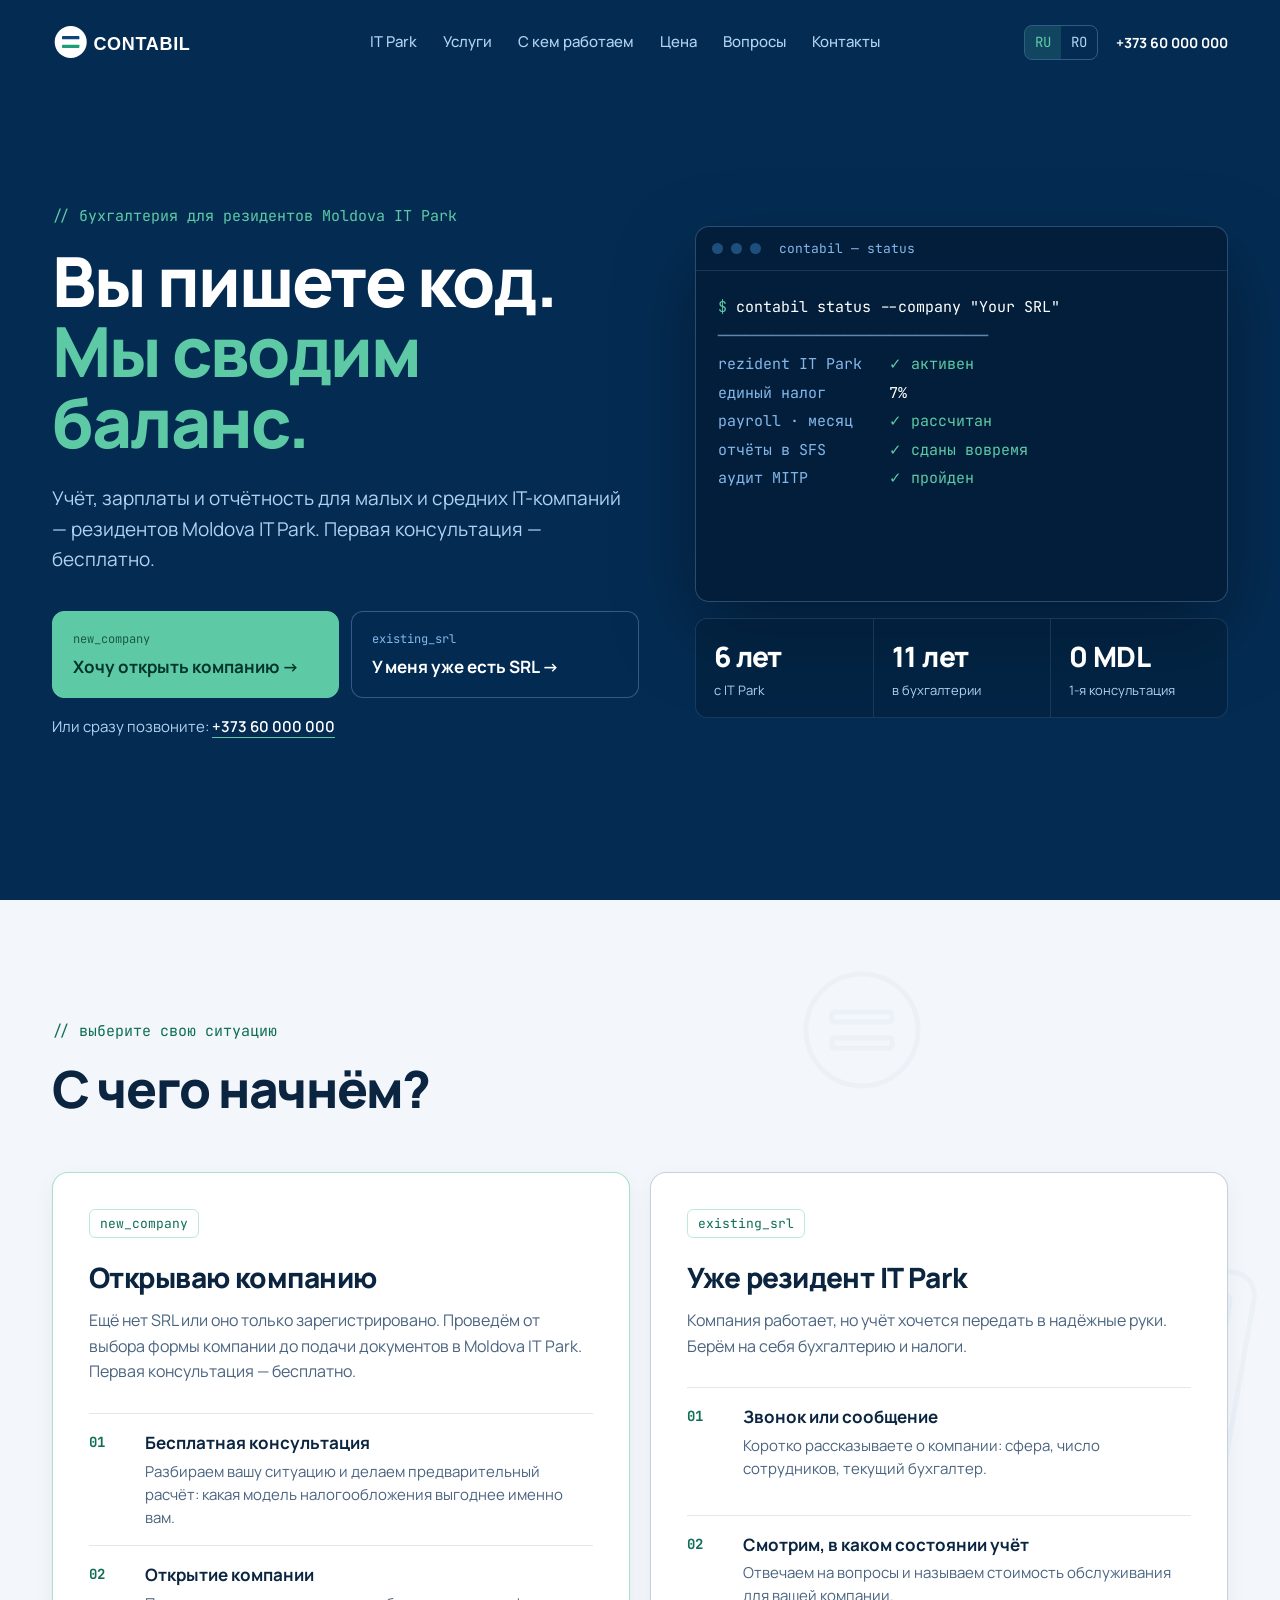
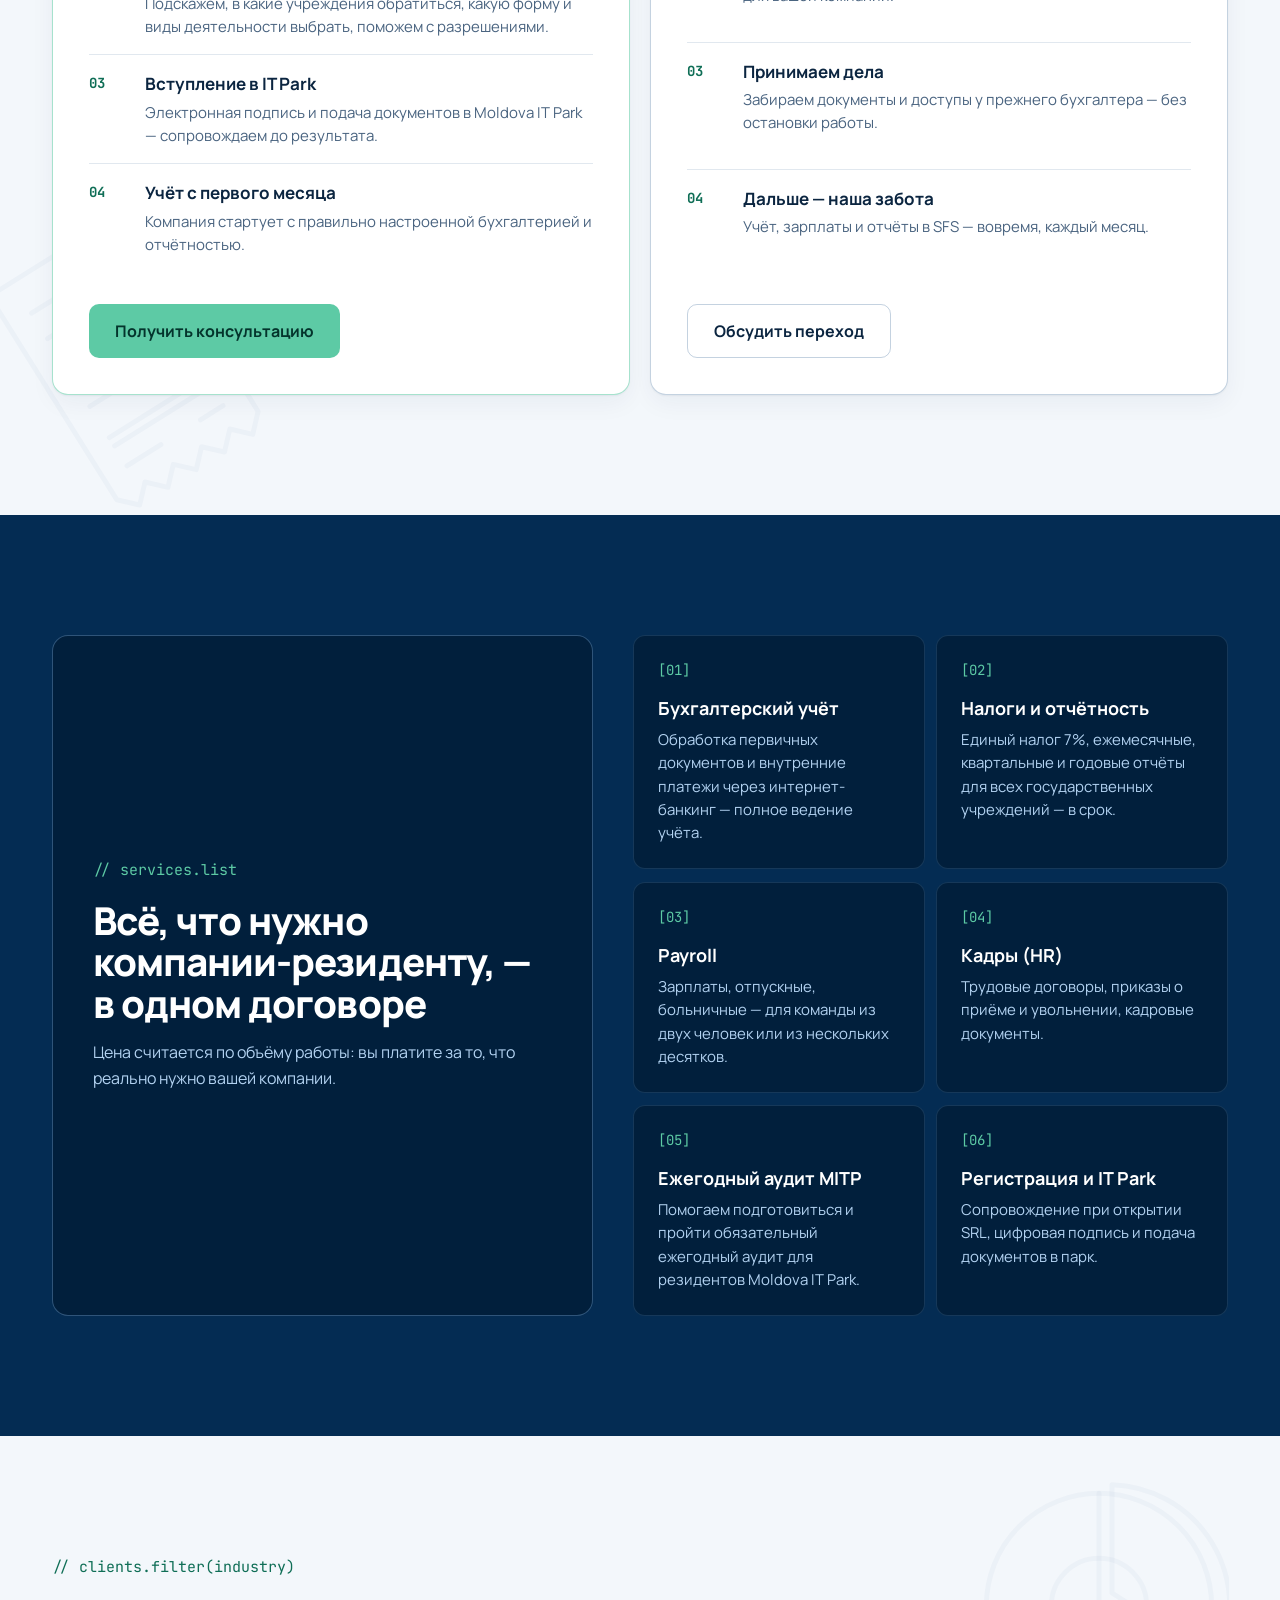
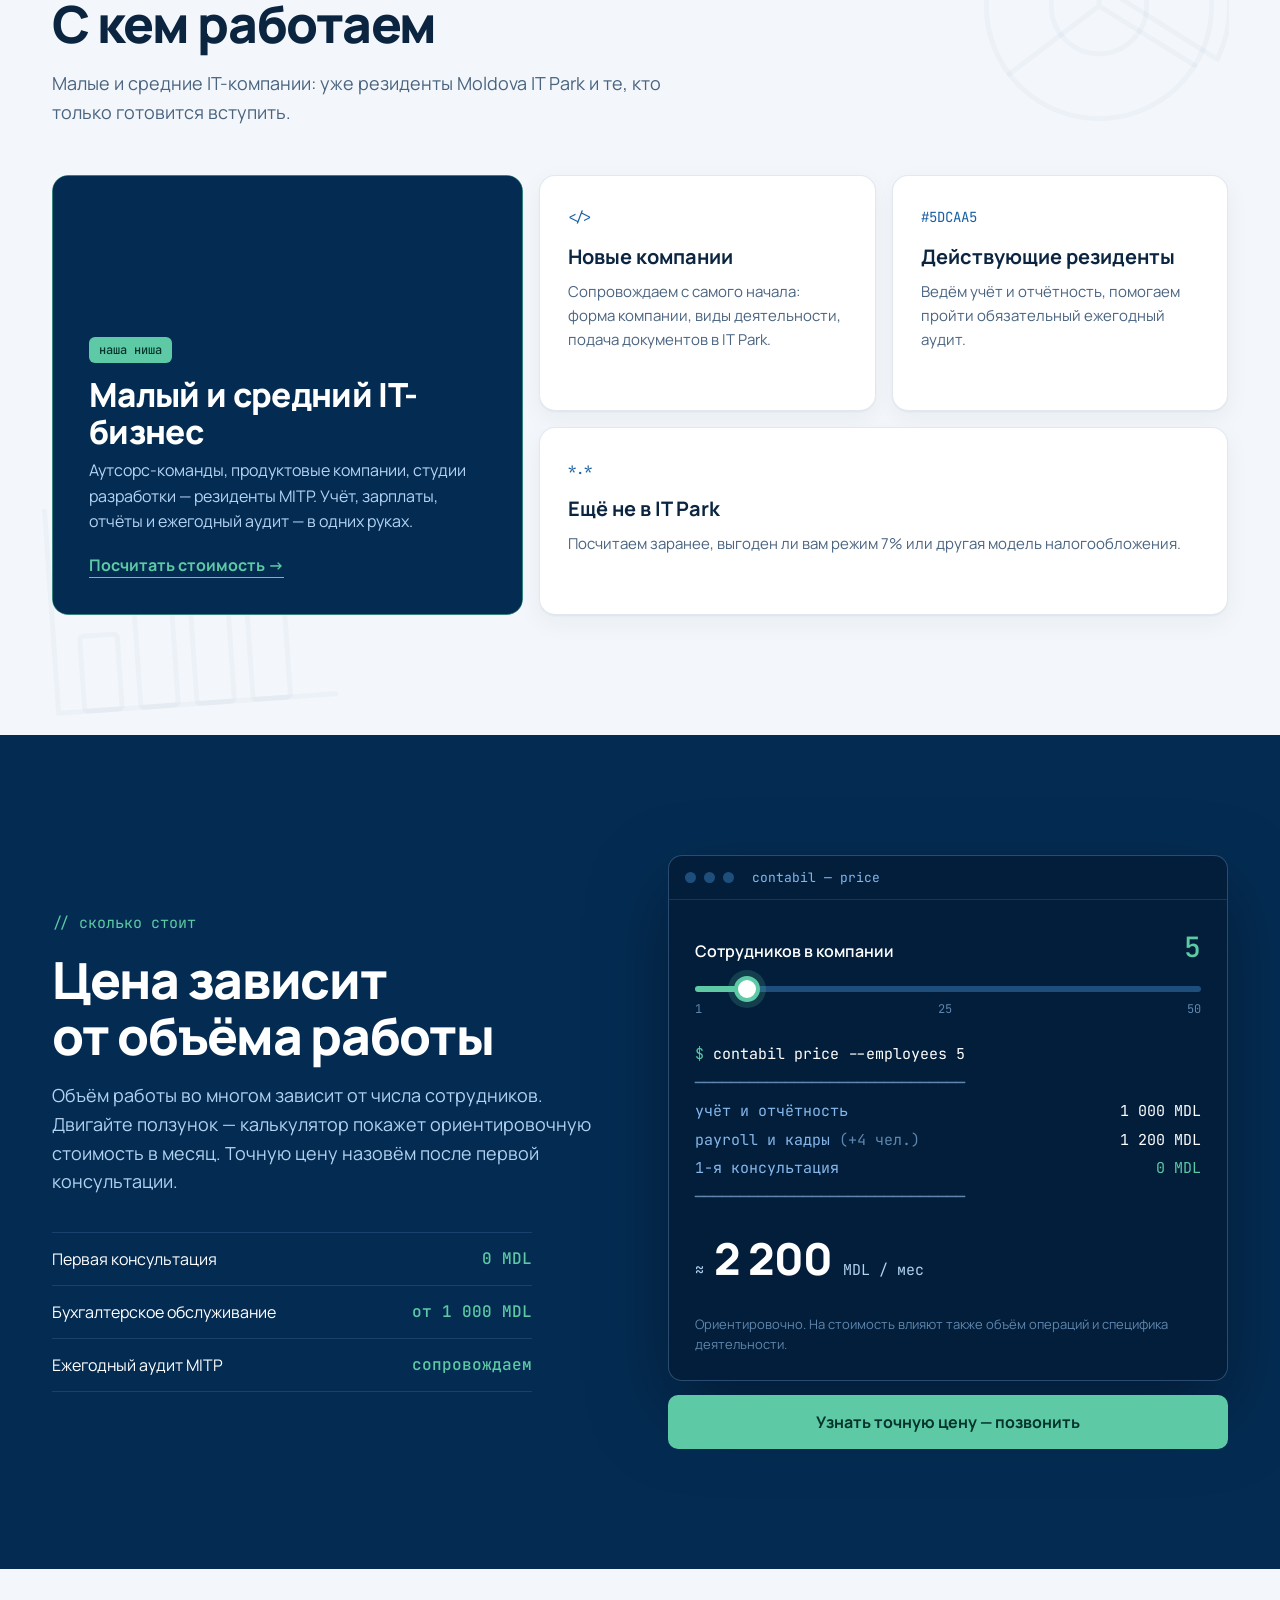
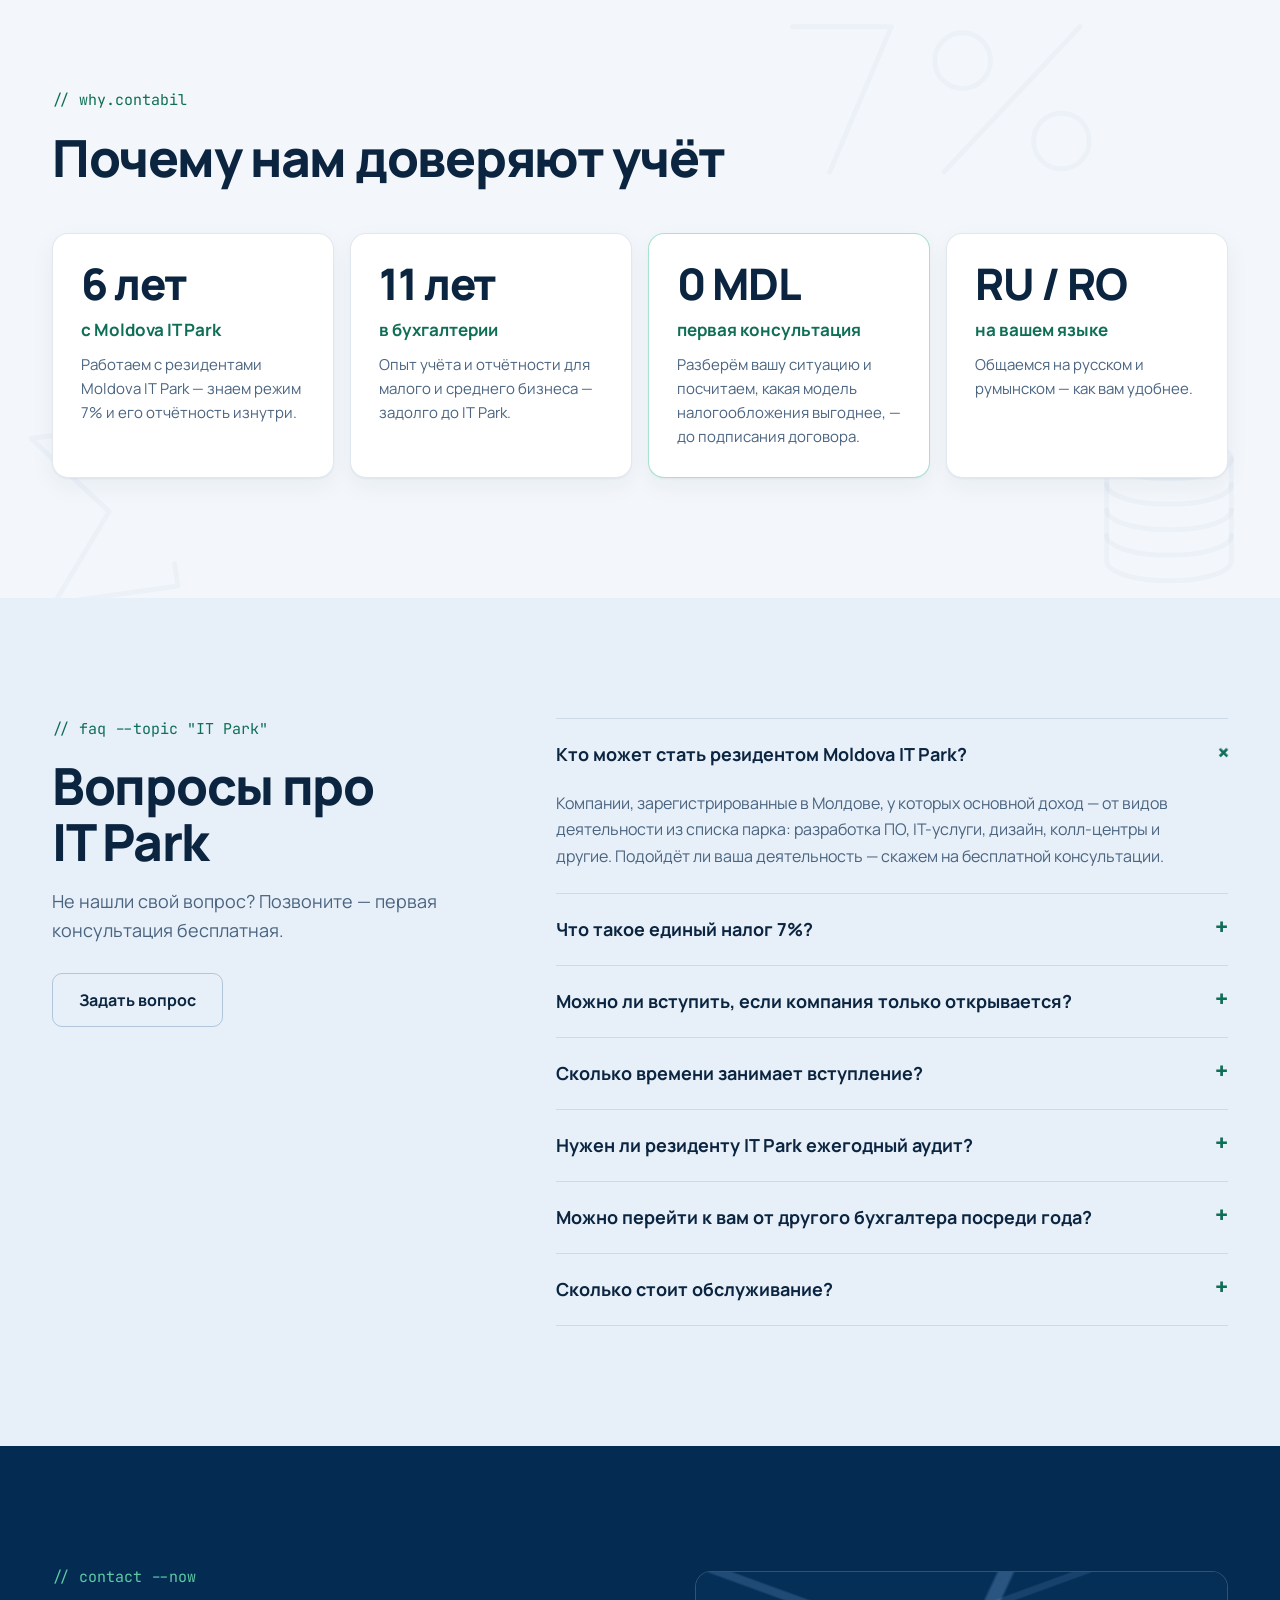
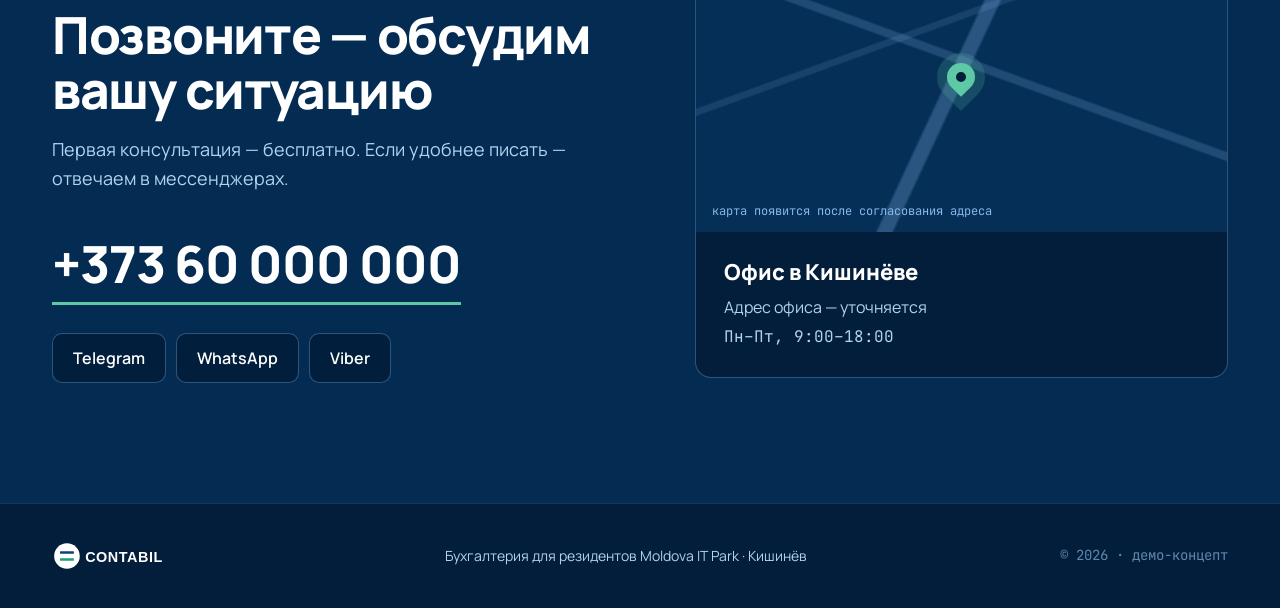
<file: index.html>
<!DOCTYPE html>
<html lang="ru">
<head>
<meta charset="UTF-8">
<meta name="viewport" content="width=device-width, initial-scale=1">
<title>CONTABIL — бухгалтерия для резидентов Moldova IT Park</title>
<meta name="description" content="Бухгалтерский учёт, зарплаты и отчётность для малых и средних IT-компаний — резидентов Moldova IT Park. Сопровождение при открытии компании и вступлении в парк. Первая консультация бесплатно.">
<!-- Превью ссылки (Viber, Telegram, WhatsApp, Facebook). Мессенджеры принимают только ПОЛНЫЙ адрес:
     при публикации замените https://webonix-md.github.io/contabil-it/ на реальный адрес сайта в og:url и og:image -->
<meta property="og:type" content="website">
<meta property="og:locale" content="ru_RU">
<meta property="og:locale:alternate" content="ro_RO">
<meta property="og:site_name" content="CONTABIL">
<meta property="og:title" content="Бухгалтерия для резидентов Moldova IT Park — CONTABIL">
<meta property="og:description" content="Учёт, зарплаты и отчётность для малых и средних IT-компаний — резидентов Moldova IT Park. Первая консультация — бесплатно.">
<meta property="og:url" content="https://webonix-md.github.io/contabil-it/">
<meta property="og:image" content="https://webonix-md.github.io/contabil-it/img/og/og-square-ru.jpg">
<meta property="og:image:type" content="image/jpeg">
<meta property="og:image:width" content="1200">
<meta property="og:image:height" content="1200">
<meta property="og:image:alt" content="CONTABIL: «Вы пишете код. Мы сводим баланс.» Бухгалтерия для резидентов Moldova IT Park">
<meta name="twitter:card" content="summary_large_image">
<link rel="icon" href="img/logo/favicon.svg" type="image/svg+xml">
<link rel="alternate" hreflang="ro" href="ro.html">
<link rel="preconnect" href="https://fonts.googleapis.com">
<link rel="preconnect" href="https://fonts.gstatic.com" crossorigin>
<link rel="preconnect" href="https://images.unsplash.com">
<link href="https://fonts.googleapis.com/css2?family=JetBrains+Mono:wght@400;500&family=Manrope:wght@400;500;600;700;800&display=swap" rel="stylesheet">
<link rel="stylesheet" href="css/styles.css">
</head>
<body>

<!-- ============ Шапка ============ -->
<header class="header" id="header">
  <div class="wrap header__row">
    <a class="header__logo" href="#top" aria-label="CONTABIL — на главную"><img src="img/logo/contabil-logo-inverse.svg" alt="CONTABIL" width="176" height="40"></a>
    <nav class="nav" id="nav" aria-label="Основное меню">
      <a href="#start">IT Park</a>
      <a href="#services">Услуги</a>
      <a href="#clients">С кем работаем</a>
      <a href="#price">Цена</a>
      <a href="#faq">Вопросы</a>
      <a href="#contacts">Контакты</a>
    </nav>
    <div class="header__meta">
      <span class="lang mono" aria-label="Язык сайта"><a class="is-active" href="index.html" hreflang="ru" aria-current="true">RU</a><a href="ro.html" hreflang="ro" lang="ro">RO</a></span>
      <a class="header__phone" data-phone href="tel:+37360000000">+373 60 000 000</a>
      <button class="burger" id="burger" aria-label="Открыть меню" aria-expanded="false" aria-controls="nav"><span></span><span></span></button>
    </div>
  </div>
</header>

<main id="top">

<!-- ============ 1. Первый экран ============ -->
<section class="hero photo-bg photo-fixed" data-photo="hero">
  <div class="wrap hero__grid">
    <div>
      <p class="comment mono">// бухгалтерия для резидентов Moldova IT Park</p>
      <h1 class="hero__title">Вы пишете код.<br><span>Мы сводим баланс.</span></h1>
      <p class="hero__lead">Учёт, зарплаты и отчётность для малых и средних IT-компаний — резидентов Moldova IT Park. Первая консультация — бесплатно.</p>
      <div class="doors">
        <a class="door door--primary" href="#door-new"><small>new_company</small><strong>Хочу открыть компанию →</strong></a>
        <a class="door" href="#door-existing"><small>existing_srl</small><strong>У меня уже есть SRL →</strong></a>
      </div>
      <p class="hero__call">Или сразу позвоните: <a data-phone href="tel:+37360000000">+373 60 000 000</a></p>
    </div>

    <div>
      <div class="term" aria-label="Пример статуса компании на обслуживании">
        <div class="term__bar"><i></i><i></i><i></i><span class="mono">contabil — status</span></div>
        <div class="term__body" id="heroTerm">
          <div class="term__line"><span class="t-prompt">$</span> contabil status --company "Your SRL"</div>
          <div class="term__line"><span class="t-dim">──────────────────────────────</span></div>
          <div class="term__line"><span class="t-key">rezident IT Park  </span> <span class="t-ok">✓ активен</span></div>
          <div class="term__line"><span class="t-key">единый налог      </span> 7%</div>
          <div class="term__line"><span class="t-key">payroll · месяц   </span> <span class="t-ok">✓ рассчитан</span></div>
          <div class="term__line"><span class="t-key">отчёты в SFS      </span> <span class="t-ok">✓ сданы вовремя</span></div>
          <div class="term__line"><span class="t-key">аудит MITP        </span> <span class="t-ok">✓ пройден</span></div>
          <div class="term__line"><span class="t-dim">──────────────────────────────</span></div>
          <div class="term__line"><span class="t-ok">✓ all good.</span> <span class="t-dim">Можно работать дальше.</span> <span class="cursor"></span></div>
        </div>
      </div>
      <div class="stats">
        <div class="stat"><b>6 лет</b><span>с IT Park</span></div>
        <div class="stat"><b>11 лет</b><span>в бухгалтерии</span></div>
        <div class="stat"><b>0 MDL</b><span>1-я консультация</span></div>
      </div>
    </div>
  </div>
</section>

<!-- ============ 2. Две двери ============ -->
<section class="section light has-deco" id="start">
  <!-- Фоновые SVG-иконки (декор). Чтобы убрать — удалите этот div и класс has-deco -->
  <div class="deco" aria-hidden="true">
    <!-- Калькулятор -->
    <svg class="deco__calc" viewBox="0 0 120 160"><rect x="4" y="4" width="112" height="152" rx="12"/><rect x="16" y="16" width="88" height="34" rx="4"/><path d="M78 40h18M88 26v0"/><rect x="16" y="62" width="18" height="18" rx="3"/><rect x="40" y="62" width="18" height="18" rx="3"/><rect x="64" y="62" width="18" height="18" rx="3"/><rect x="88" y="62" width="18" height="18" rx="3"/><rect x="16" y="86" width="18" height="18" rx="3"/><rect x="40" y="86" width="18" height="18" rx="3"/><rect x="64" y="86" width="18" height="18" rx="3"/><rect x="88" y="86" width="18" height="42" rx="3"/><rect x="16" y="110" width="18" height="18" rx="3"/><rect x="40" y="110" width="18" height="18" rx="3"/><rect x="64" y="110" width="18" height="18" rx="3"/><rect x="16" y="134" width="42" height="14" rx="3"/><rect x="64" y="134" width="42" height="14" rx="3"/><path d="M92 97h6M95 94v6M92 119h6"/></svg>
    <!-- Кассовый чек -->
    <svg class="deco__receipt" viewBox="0 0 120 170"><path d="M10 6h100v144l-10 10-10-10-10 10-10-10-10 10-10-10-10 10-10-10-10 10-10-10z"/><path d="M26 28h68M26 46h44M78 46h16M26 62h52M84 62h10M26 78h36M70 78h24M26 94h48M82 94h12"/><path d="M26 116h68M26 122h68"/><path d="M26 136h24M78 136h16"/></svg>
    <!-- Знак баланса «=» -->
    <svg class="deco__equals" viewBox="0 0 120 120"><circle cx="60" cy="60" r="56"/><rect x="30" y="42" width="60" height="10" rx="2"/><rect x="30" y="68" width="60" height="10" rx="2"/></svg>
  </div>
  <div class="wrap">
    <p class="comment mono">// выберите свою ситуацию</p>
    <h2 class="section__title">С чего начнём?</h2>

    <div class="paths" data-converge>
      <article class="path path--new" id="door-new">
        <header class="path__head">
          <span class="path__tag mono">new_company</span>
          <h3>Открываю компанию</h3>
          <p>Ещё нет SRL или оно только зарегистрировано. Проведём от выбора формы компании до подачи документов в Moldova IT Park. Первая консультация — бесплатно.</p>
        </header>
        <ol class="steps">
          <li><b class="mono">01</b><div><strong>Бесплатная консультация</strong><span>Разбираем вашу ситуацию и делаем предварительный расчёт: какая модель налогообложения выгоднее именно вам.</span></div></li>
          <li><b class="mono">02</b><div><strong>Открытие компании</strong><span>Подскажем, в какие учреждения обратиться, какую форму и виды деятельности выбрать, поможем с разрешениями.</span></div></li>
          <li><b class="mono">03</b><div><strong>Вступление в IT Park</strong><span>Электронная подпись и подача документов в Moldova IT Park — сопровождаем до результата.</span></div></li>
          <li><b class="mono">04</b><div><strong>Учёт с первого месяца</strong><span>Компания стартует с правильно настроенной бухгалтерией и отчётностью.</span></div></li>
        </ol>
        <a class="btn btn--teal" data-phone href="tel:+37360000000">Получить консультацию</a>
      </article>

      <article class="path path--existing" id="door-existing">
        <header class="path__head">
          <span class="path__tag mono">existing_srl</span>
          <h3>Уже резидент IT Park</h3>
          <p>Компания работает, но учёт хочется передать в надёжные руки. Берём на себя бухгалтерию и налоги.</p>
        </header>
        <ol class="steps">
          <li><b class="mono">01</b><div><strong>Звонок или сообщение</strong><span>Коротко рассказываете о компании: сфера, число сотрудников, текущий бухгалтер.</span></div></li>
          <li><b class="mono">02</b><div><strong>Смотрим, в каком состоянии учёт</strong><span>Отвечаем на вопросы и называем стоимость обслуживания для вашей компании.</span></div></li>
          <li><b class="mono">03</b><div><strong>Принимаем дела</strong><span>Забираем документы и доступы у прежнего бухгалтера — без остановки работы.</span></div></li>
          <li><b class="mono">04</b><div><strong>Дальше — наша забота</strong><span>Учёт, зарплаты и отчёты в SFS — вовремя, каждый месяц.</span></div></li>
        </ol>
        <a class="btn btn--outline" data-phone href="tel:+37360000000">Обсудить переход</a>
      </article>
    </div>
  </div>
</section>

<!-- ============ 3. Что входит ============ -->
<section class="section section--alt photo-bg photo-fixed" id="services" data-photo="hero">
  <div class="wrap services">
    <div class="services__visual">
      <p class="comment mono">// services.list</p>
      <h2 class="section__title">Всё, что нужно компании-резиденту, — в&nbsp;одном договоре</h2>
      <p class="services__note">Цена считается по объёму работы: вы платите за то, что реально нужно вашей компании.</p>
    </div>

    <ul class="services__list" data-fly-in>
      <li class="service">
        <span class="service__icon mono">[01]</span>
        <div><h3>Бухгалтерский учёт</h3><p>Обработка первичных документов и внутренние платежи через интернет-банкинг — полное ведение учёта.</p></div>
      </li>
      <li class="service">
        <span class="service__icon mono">[02]</span>
        <div><h3>Налоги и отчётность</h3><p>Единый налог 7%, ежемесячные, квартальные и годовые отчёты для всех государственных учреждений — в срок.</p></div>
      </li>
      <li class="service">
        <span class="service__icon mono">[03]</span>
        <div><h3>Payroll</h3><p>Зарплаты, отпускные, больничные — для команды из двух человек или из нескольких десятков.</p></div>
      </li>
      <li class="service">
        <span class="service__icon mono">[04]</span>
        <div><h3>Кадры (HR)</h3><p>Трудовые договоры, приказы о приёме и увольнении, кадровые документы.</p></div>
      </li>
      <li class="service">
        <span class="service__icon mono">[05]</span>
        <div><h3>Ежегодный аудит MITP</h3><p>Помогаем подготовиться и пройти обязательный ежегодный аудит для резидентов Moldova IT Park.</p></div>
      </li>
      <li class="service">
        <span class="service__icon mono">[06]</span>
        <div><h3>Регистрация и IT Park</h3><p>Сопровождение при открытии SRL, цифровая подпись и подача документов в парк.</p></div>
      </li>
    </ul>
  </div>
</section>

<!-- ============ 4. С кем работаем ============ -->
<section class="section light has-deco" id="clients">
  <!-- Фоновые SVG-иконки (декор). Чтобы убрать — удалите этот div и класс has-deco -->
  <div class="deco" aria-hidden="true">
    <!-- Круговая диаграмма -->
    <svg class="deco__pie" viewBox="0 0 120 120"><circle cx="60" cy="60" r="52"/><path d="M60 60V8M60 60l44.2 27.4M60 60 18.6 91.4"/><path d="M66 54V4a56 56 0 0 1 48.6 80.6z"/><circle cx="60" cy="60" r="22"/></svg>
    <!-- Столбики графика -->
    <svg class="deco__bars" viewBox="0 0 160 120"><path d="M6 114h148M6 6v108"/><rect x="20" y="74" width="20" height="40" rx="2"/><rect x="50" y="54" width="20" height="60" rx="2"/><rect x="80" y="64" width="20" height="50" rx="2"/><rect x="110" y="30" width="20" height="84" rx="2"/><path d="M22 60 58 40l32 12 42-36"/><path d="M122 16h10v10"/></svg>
  </div>
  <div class="wrap">
    <p class="comment mono">// clients.filter(industry)</p>
    <h2 class="section__title">С кем работаем</h2>
    <p class="section__lead">Малые и средние IT-компании: уже резиденты Moldova IT Park и те, кто только готовится вступить.</p>

    <div class="clients" data-dossier>
      <article class="client client--featured photo-bg" data-photo="clients">
        <span class="client__badge mono">наша ниша</span>
        <h3>Малый и средний IT-бизнес</h3>
        <p>Аутсорс-команды, продуктовые компании, студии разработки — резиденты MITP. Учёт, зарплаты, отчёты и ежегодный аудит — в одних руках.</p>
        <a class="link-arrow" href="#price">Посчитать стоимость →</a>
      </article>
      <article class="client">
        <span class="client__code mono">&lt;/&gt;</span>
        <h3>Новые компании</h3>
        <p>Сопровождаем с самого начала: форма компании, виды деятельности, подача документов в IT Park.</p>
      </article>
      <article class="client">
        <span class="client__code mono">#5DCAA5</span>
        <h3>Действующие резиденты</h3>
        <p>Ведём учёт и отчётность, помогаем пройти обязательный ежегодный аудит.</p>
      </article>
      <article class="client">
        <span class="client__code mono">*.*</span>
        <h3>Ещё не в IT Park</h3>
        <p>Посчитаем заранее, выгоден ли вам режим 7% или другая модель налогообложения.</p>
      </article>
    </div>
  </div>
</section>

<!-- ============ 5. Цена ============ -->
<section class="section section--alt photo-bg photo-fixed" id="price" data-photo="hero">
  <div class="wrap price">
    <div class="price__intro">
      <p class="comment mono">// сколько стоит</p>
      <h2 class="section__title">Цена зависит от&nbsp;объёма работы</h2>
      <p class="section__lead">Объём работы во многом зависит от числа сотрудников. Двигайте ползунок — калькулятор покажет ориентировочную стоимость в месяц. Точную цену назовём после первой консультации.</p>

      <ul class="free">
        <li><span>Первая консультация</span><b class="mono">0 MDL</b></li>
        <li><span>Бухгалтерское обслуживание</span><b class="mono">от 1 000 MDL</b></li>
        <li><span>Ежегодный аудит MITP</span><b class="mono">сопровождаем</b></li>
      </ul>
    </div>

    <div class="calc">
      <div class="term">
        <div class="term__bar"><i></i><i></i><i></i><span class="mono">contabil — price</span></div>
        <div class="term__body term__body--calc">
          <label class="calc__label" for="employees">
            <span>Сотрудников в компании</span>
            <output class="calc__count mono" id="employeesOut" for="employees">5</output>
          </label>
          <input class="calc__range" type="range" id="employees" min="1" max="50" step="1" value="5">
          <div class="calc__scale mono"><span>1</span><span>25</span><span>50</span></div>

          <div class="calc__out mono" aria-live="polite">
            <div><span class="t-prompt">$</span> contabil price --employees <span id="cmdEmployees">5</span></div>
            <div class="t-dim">──────────────────────────────</div>
            <div class="calc__row"><span class="t-key">учёт и отчётность</span><span id="rowBase">1 000 MDL</span></div>
            <div class="calc__row"><span class="t-key">payroll и кадры <span class="t-dim" id="rowExtraLabel">(+4 чел.)</span></span><span id="rowExtra">1 200 MDL</span></div>
            <div class="calc__row"><span class="t-key">1-я консультация</span><span class="t-ok">0 MDL</span></div>
            <div class="t-dim">──────────────────────────────</div>
            <div class="calc__total"><span>≈</span><b id="total">2 200</b><span>MDL / мес</span></div>
          </div>
          <p class="calc__note">Ориентировочно. На стоимость влияют также объём операций и специфика деятельности.</p>
        </div>
      </div>
      <a class="btn btn--teal btn--block" data-phone href="tel:+37360000000">Узнать точную цену — позвонить</a>
    </div>
  </div>
</section>

<!-- ============ 6. Почему мы ============ -->
<section class="section light has-deco" id="why">
  <!-- Фоновые SVG-иконки (декор). Чтобы убрать — удалите этот div и класс has-deco -->
  <div class="deco" aria-hidden="true">
    <!-- «7%» — единый налог IT Park -->
    <svg class="deco__percent" viewBox="0 0 220 120"><path d="M12 14h64L36 108"/><circle cx="122" cy="36" r="18"/><circle cx="186" cy="88" r="18"/><path d="M198 14 110 108"/></svg>
    <!-- Знак суммы Σ -->
    <svg class="deco__sigma" viewBox="0 0 100 120"><path d="M88 22V8H10l42 52-42 52h78V98"/></svg>
    <!-- Стопка монет -->
    <svg class="deco__coins" viewBox="0 0 120 120"><ellipse cx="60" cy="24" rx="44" ry="14"/><path d="M16 24v18c0 7.7 19.7 14 44 14s44-6.3 44-14V24"/><path d="M16 42v18c0 7.7 19.7 14 44 14s44-6.3 44-14V42"/><path d="M16 60v18c0 7.7 19.7 14 44 14s44-6.3 44-14V60"/><path d="M16 78v18c0 7.7 19.7 14 44 14s44-6.3 44-14V78"/></svg>
  </div>
  <div class="wrap">
    <p class="comment mono">// why.contabil</p>
    <h2 class="section__title">Почему нам доверяют учёт</h2>
    <div class="why">
      <article class="why__item">
        <b class="why__num">6 лет</b>
        <h3>с Moldova IT Park</h3>
        <p>Работаем с резидентами Moldova IT Park — знаем режим 7% и его отчётность изнутри.</p>
      </article>
      <article class="why__item">
        <b class="why__num">11 лет</b>
        <h3>в бухгалтерии</h3>
        <p>Опыт учёта и отчётности для малого и среднего бизнеса — задолго до IT Park.</p>
      </article>
      <article class="why__item why__item--accent">
        <b class="why__num">0 MDL</b>
        <h3>первая консультация</h3>
        <p>Разберём вашу ситуацию и посчитаем, какая модель налогообложения выгоднее, — до подписания договора.</p>
        <span class="stamp mono" aria-hidden="true">первая<br>консультация<br>бесплатно</span>
        <!-- «Ставим печать при вас»: тень и сам штамп (анимация — main.js, блок «Печать») -->
        <span class="stamper-shadow" aria-hidden="true"></span>
        <!-- Штамп рисуется скриптом (main.js, «Печать»). data-tilt — угол взгляда сверху в градусах:
             0 — строго сбоку, 35 — три четверти, 60–70 — почти сверху, ручка смотрит на вас -->
        <span class="stamper" aria-hidden="true" data-tilt="50"></span>
      </article>
      <article class="why__item">
        <b class="why__num">RU / RO</b>
        <h3>на вашем языке</h3>
        <p>Общаемся на русском и румынском — как вам удобнее.</p>
      </article>
    </div>
  </div>
</section>

<!-- ============ 7. Вопросы про IT Park ============ -->
<section class="section section--alt light" id="faq">
  <div class="wrap faq">
    <div class="faq__intro">
      <p class="comment mono">// faq --topic "IT Park"</p>
      <h2 class="section__title">Вопросы про IT&nbsp;Park</h2>
      <p class="section__lead">Не нашли свой вопрос? Позвоните — первая консультация бесплатная.</p>
      <a class="btn btn--outline" data-phone href="tel:+37360000000">Задать вопрос</a>
    </div>

    <div class="faq__list">
      <details class="qa" open>
        <summary>Кто может стать резидентом Moldova IT Park?</summary>
        <p>Компании, зарегистрированные в Молдове, у которых основной доход — от видов деятельности из списка парка: разработка ПО, IT-услуги, дизайн, колл-центры и другие. Подойдёт ли ваша деятельность — скажем на бесплатной консультации.</p>
      </details>
      <details class="qa">
        <summary>Что такое единый налог 7%?</summary>
        <p>Резиденты платят один налог — 7% от оборота, но не меньше минимальной суммы на каждого сотрудника (она привязана к средней зарплате по экономике). Этот налог заменяет налог на прибыль, подоходный налог с зарплат, взносы и ряд других платежей.</p>
      </details>
      <details class="qa">
        <summary>Можно ли вступить, если компания только открывается?</summary>
        <p>Да. Сопровождаем с самого начала: выбор формы и видов деятельности, электронная подпись, подача документов в парк.</p>
      </details>
      <details class="qa">
        <summary>Сколько времени занимает вступление?</summary>
        <p>Зависит от готовности документов и рассмотрения заявки администрацией парка. Реалистичные сроки для вашего случая назовём на консультации.</p>
      </details>
      <details class="qa">
        <summary>Нужен ли резиденту IT Park ежегодный аудит?</summary>
        <p>Да, для резидентов Moldova IT Park ежегодный аудит обязателен. Помогаем подготовиться к нему и сопровождаем его прохождение.</p>
      </details>
      <details class="qa">
        <summary>Можно перейти к вам от другого бухгалтера посреди года?</summary>
        <p>Да. Принимаем документы и доступы у прежнего бухгалтера и продолжаем учёт без остановки работы компании.</p>
      </details>
      <details class="qa">
        <summary>Сколько стоит обслуживание?</summary>
        <p>От 1 000 MDL в месяц — зависит от объёма работы, в первую очередь от числа сотрудников. Ориентировочную сумму покажет <a href="#price">калькулятор</a>, точную — назовём после разговора.</p>
      </details>
    </div>
  </div>
</section>

<!-- ============ 8. Контакты ============ -->
<section class="contacts photo-bg photo-fixed" id="contacts" data-photo="hero">
  <div class="wrap contacts__grid">
    <div>
      <p class="comment mono">// contact --now</p>
      <h2 class="section__title">Позвоните — обсудим вашу ситуацию</h2>
      <p class="section__lead">Первая консультация — бесплатно. Если удобнее писать — отвечаем в мессенджерах.</p>
      <a class="contacts__phone" data-phone href="tel:+37360000000">+373 60 000 000</a>
      <div class="messengers">
        <a class="msg" data-msg="telegram" href="#" target="_blank" rel="noopener">Telegram</a>
        <a class="msg" data-msg="whatsapp" href="#" target="_blank" rel="noopener">WhatsApp</a>
        <a class="msg" data-msg="viber" href="#">Viber</a>
      </div>
    </div>

    <div class="office">
      <div class="office__map" role="img" aria-label="Карта: офис в Кишинёве (заглушка)">
        <span class="office__pin" aria-hidden="true"></span>
        <span class="office__map-note mono">карта появится после согласования адреса</span>
      </div>
      <div class="office__info">
        <h3>Офис в <span data-office="city">Кишинёве</span></h3>
        <p data-office="address">Адрес офиса — уточняется</p>
        <p class="mono" data-office="hours">Пн–Пт, 9:00–18:00</p>
      </div>
    </div>
  </div>
</section>

</main>

<footer class="footer">
  <div class="wrap footer__row">
    <img src="img/logo/contabil-logo-inverse.svg" alt="CONTABIL" width="140" height="32">
    <p>Бухгалтерия для резидентов Moldova IT Park · Кишинёв</p>
    <p class="mono footer__demo">© 2026 · демо-концепт</p>
  </div>
</footer>

<!-- Кнопка звонка на телефоне -->
<a class="callbar" data-phone href="tel:+37360000000"><span>Позвонить бухгалтеру</span><b class="mono">0 MDL</b></a>

<!-- SVG-фильтр «мастика»: неровные края оттиска печати -->
<svg width="0" height="0" style="position:absolute" aria-hidden="true" focusable="false">
  <filter id="ink-rough" x="-10%" y="-10%" width="120%" height="120%">
    <feTurbulence type="fractalNoise" baseFrequency="0.85" numOctaves="2" seed="7" result="noise"/>
    <feDisplacementMap in="SourceGraphic" in2="noise" scale="2.2" xChannelSelector="R" yChannelSelector="G"/>
  </filter>
</svg>

<script src="js/site-data.js"></script>
<script src="js/main.js"></script>
</body>
</html>
</file>
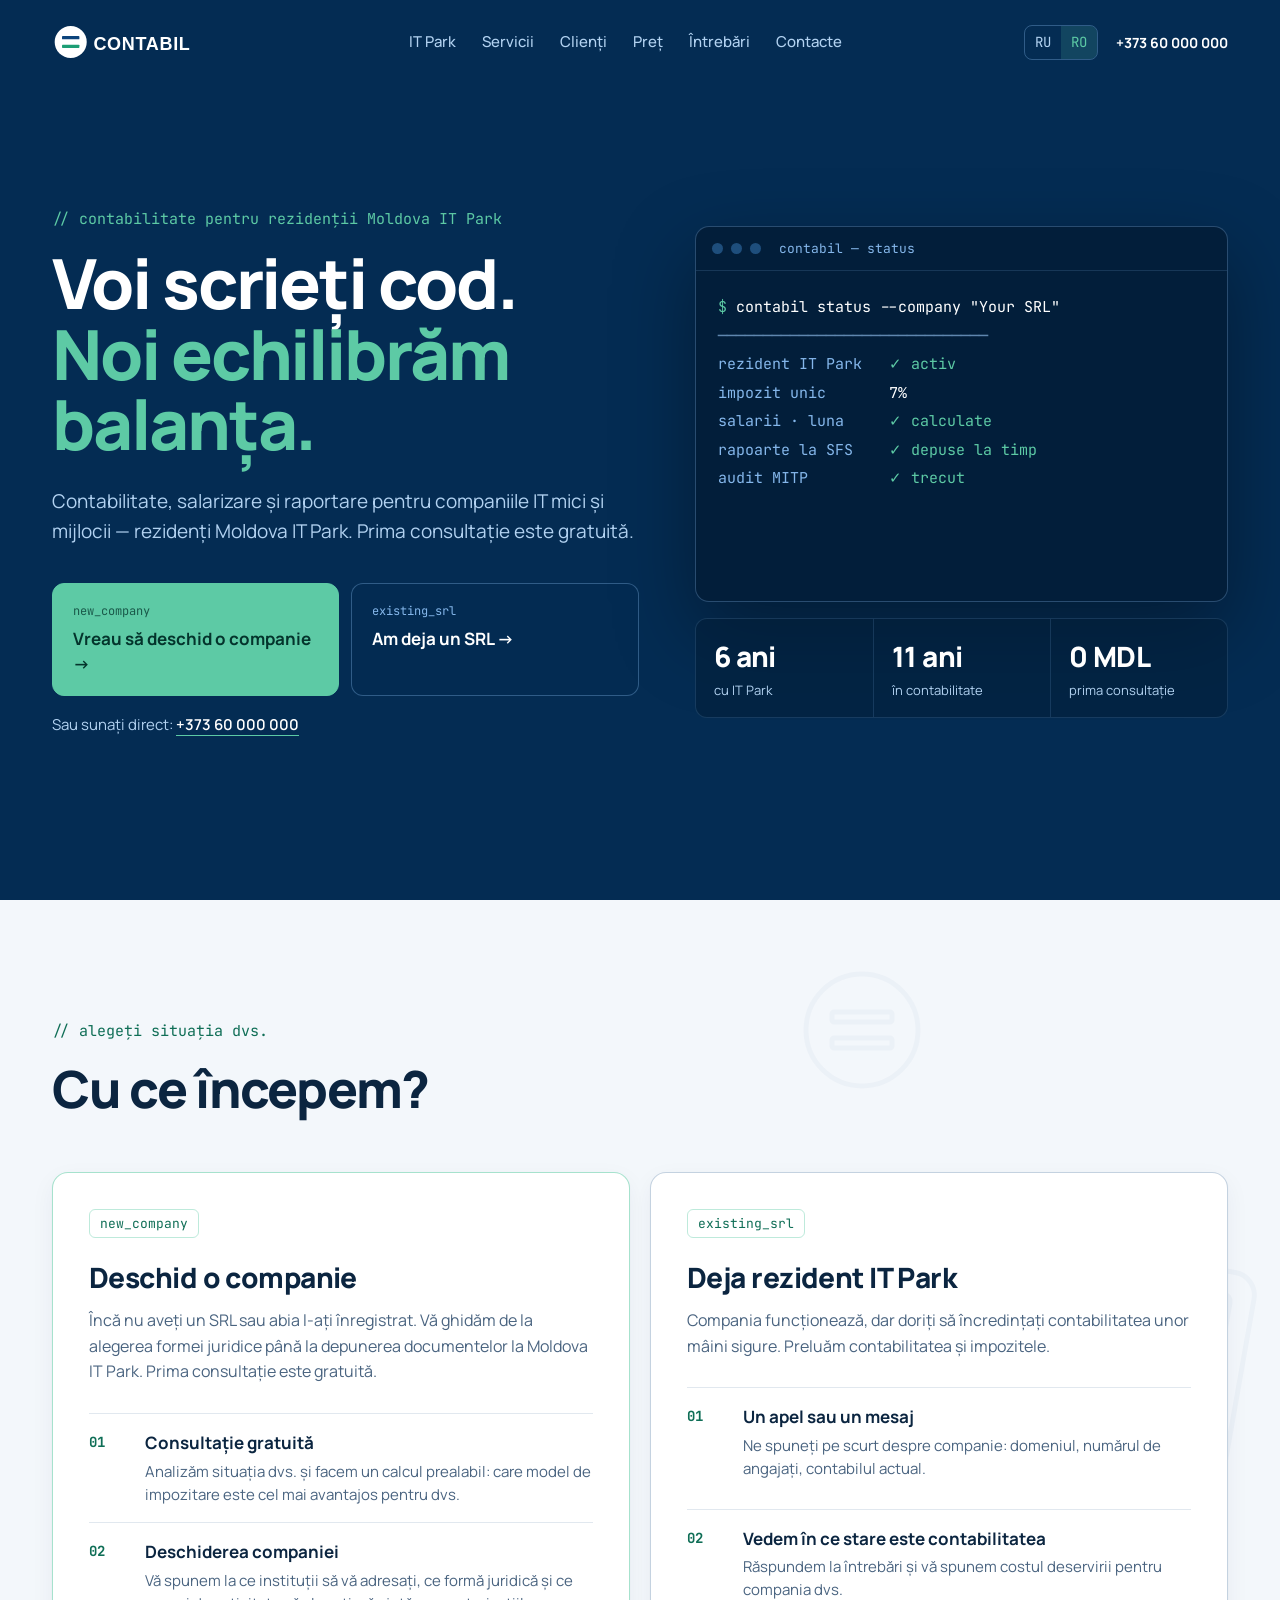
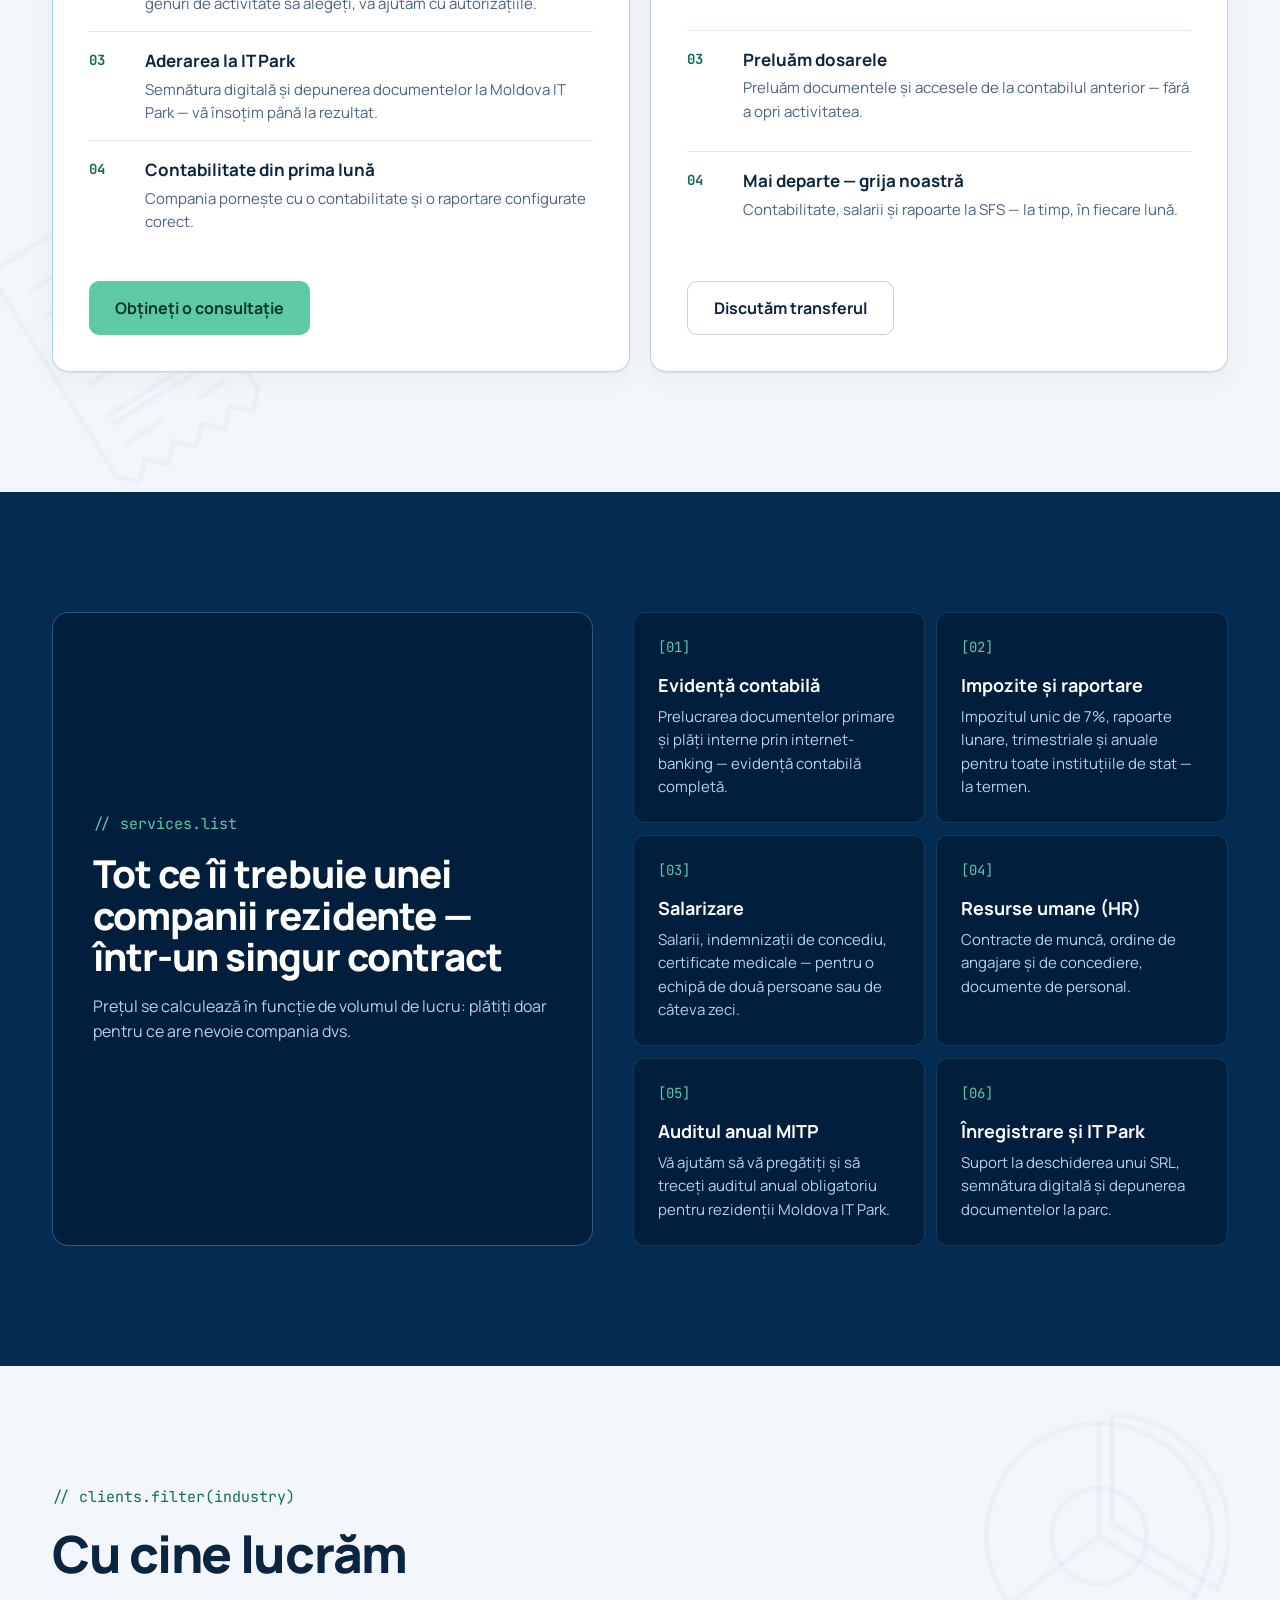
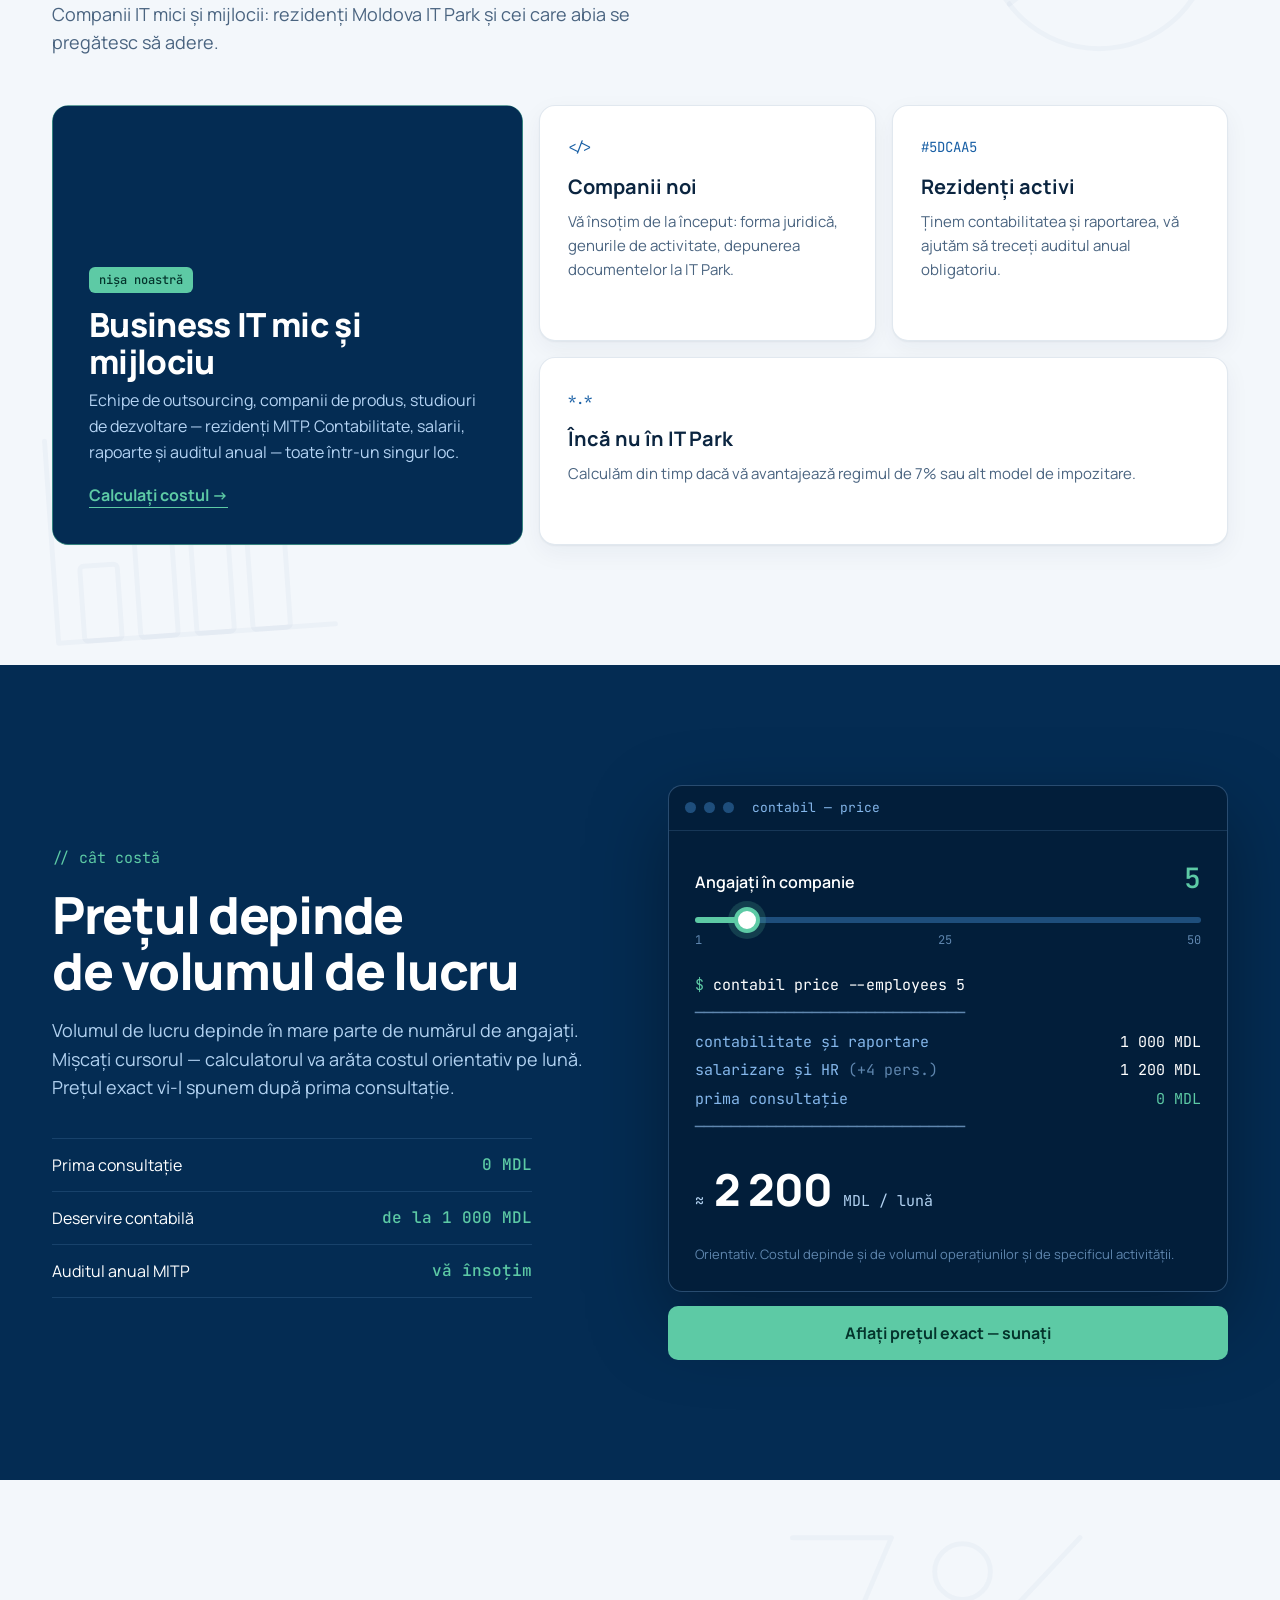
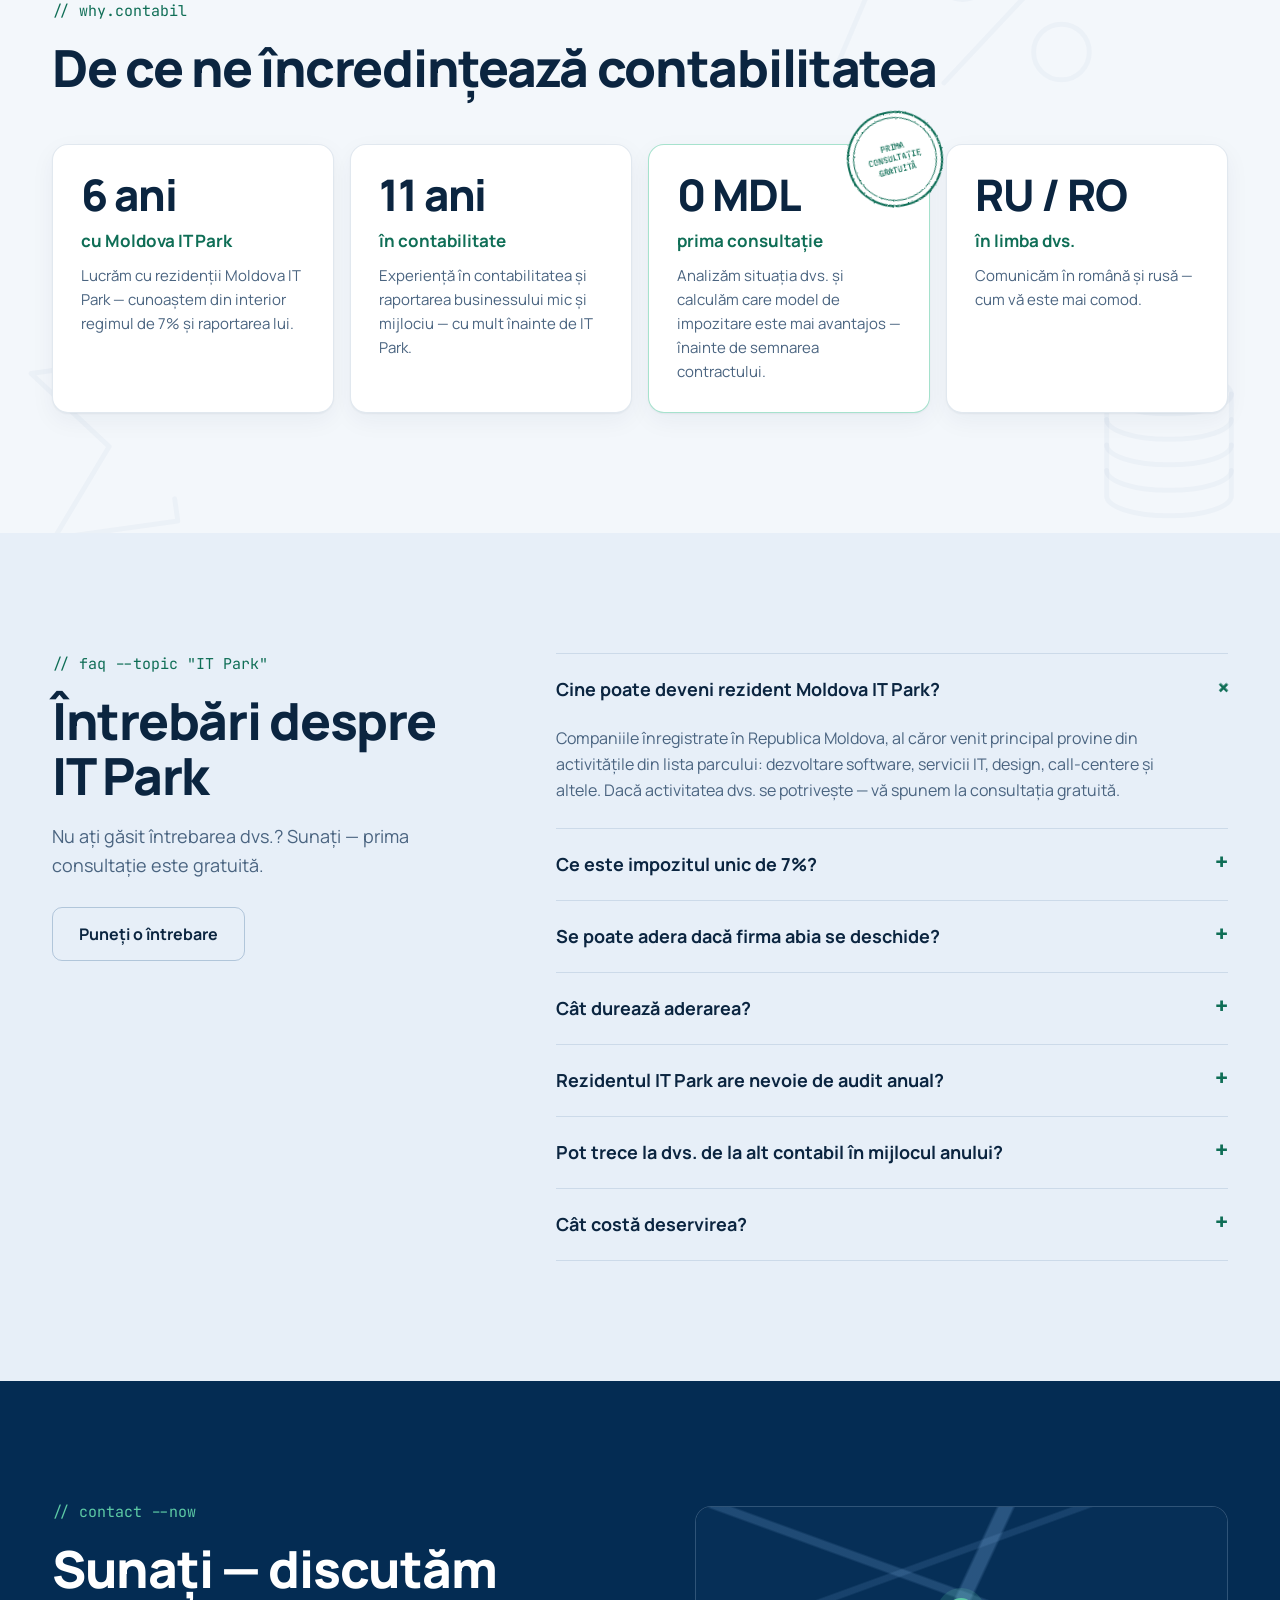
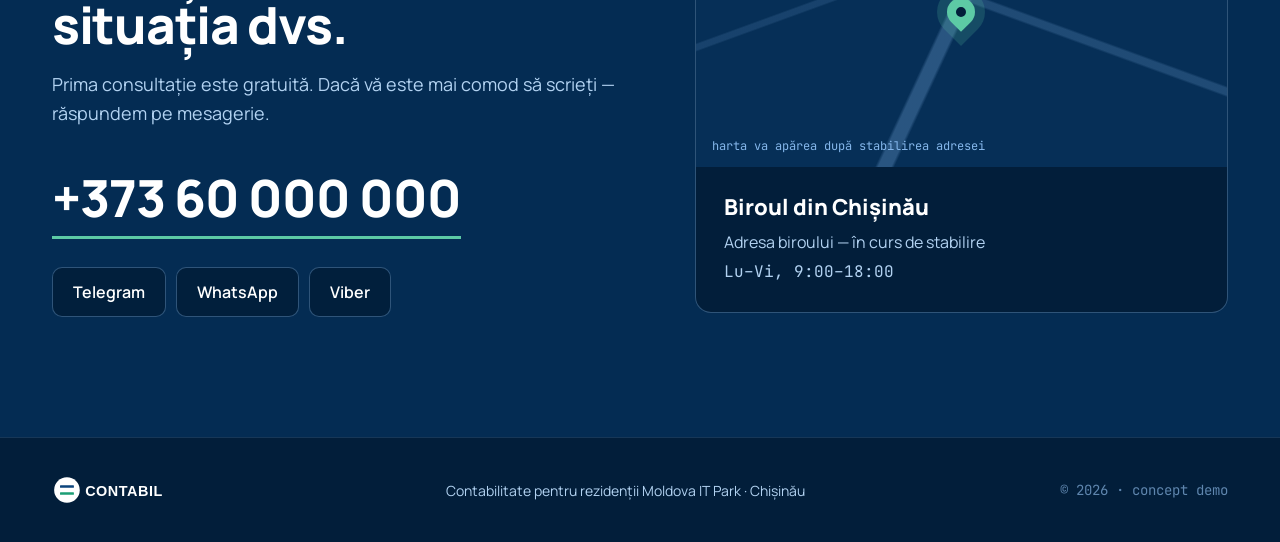
<file: ro.html>
<!DOCTYPE html>
<html lang="ro">
<head>
<meta charset="UTF-8">
<meta name="viewport" content="width=device-width, initial-scale=1">
<title>CONTABIL — contabilitate pentru rezidenții Moldova IT Park</title>
<meta name="description" content="Contabilitate, salarizare și raportare pentru companiile IT mici și mijlocii — rezidenți Moldova IT Park. Suport la deschiderea companiei și aderarea la parc. Prima consultație gratuită.">
<!-- Previzualizare link (Viber, Telegram, WhatsApp, Facebook). Mesageriile acceptă doar adresa COMPLETĂ:
     la publicare înlocuiți https://webonix-md.github.io/contabil-it/ cu adresa reală a site-ului în og:url și og:image -->
<meta property="og:type" content="website">
<meta property="og:locale" content="ro_RO">
<meta property="og:locale:alternate" content="ru_RU">
<meta property="og:site_name" content="CONTABIL">
<meta property="og:title" content="Contabilitate pentru rezidenții Moldova IT Park — CONTABIL">
<meta property="og:description" content="Contabilitate, salarizare și raportare pentru companiile IT mici și mijlocii — rezidenți Moldova IT Park. Prima consultație gratuită.">
<meta property="og:url" content="https://webonix-md.github.io/contabil-it/ro.html">
<meta property="og:image" content="https://webonix-md.github.io/contabil-it/img/og/og-square-ro.jpg">
<meta property="og:image:type" content="image/jpeg">
<meta property="og:image:width" content="1200">
<meta property="og:image:height" content="1200">
<meta property="og:image:alt" content="CONTABIL: „Voi scrieți cod. Noi echilibrăm balanța.” Contabilitate pentru rezidenții Moldova IT Park">
<meta name="twitter:card" content="summary_large_image">
<link rel="icon" href="img/logo/favicon.svg" type="image/svg+xml">
<link rel="alternate" hreflang="ru" href="index.html">
<link rel="preconnect" href="https://fonts.googleapis.com">
<link rel="preconnect" href="https://fonts.gstatic.com" crossorigin>
<link rel="preconnect" href="https://images.unsplash.com">
<link href="https://fonts.googleapis.com/css2?family=JetBrains+Mono:wght@400;500&family=Manrope:wght@400;500;600;700;800&display=swap" rel="stylesheet">
<link rel="stylesheet" href="css/styles.css">
</head>
<body>

<!-- ============ Шапка ============ -->
<header class="header" id="header">
  <div class="wrap header__row">
    <a class="header__logo" href="#top" aria-label="CONTABIL — pagina principală"><img src="img/logo/contabil-logo-inverse.svg" alt="CONTABIL" width="176" height="40"></a>
    <nav class="nav" id="nav" aria-label="Meniul principal">
      <a href="#start">IT Park</a>
      <a href="#services">Servicii</a>
      <a href="#clients">Clienți</a>
      <a href="#price">Preț</a>
      <a href="#faq">Întrebări</a>
      <a href="#contacts">Contacte</a>
    </nav>
    <div class="header__meta">
      <span class="lang mono" aria-label="Limba site-ului"><a href="index.html" hreflang="ru" lang="ru">RU</a><a class="is-active" href="ro.html" hreflang="ro" aria-current="true">RO</a></span>
      <a class="header__phone" data-phone href="tel:+37360000000">+373 60 000 000</a>
      <button class="burger" id="burger" aria-label="Deschide meniul" aria-expanded="false" aria-controls="nav"><span></span><span></span></button>
    </div>
  </div>
</header>

<main id="top">

<!-- ============ 1. Первый экран ============ -->
<section class="hero photo-bg photo-fixed" data-photo="hero">
  <div class="wrap hero__grid">
    <div>
      <p class="comment mono">// contabilitate pentru rezidenții Moldova IT Park</p>
      <h1 class="hero__title">Voi scrieți cod.<br><span>Noi echilibrăm balanța.</span></h1>
      <p class="hero__lead">Contabilitate, salarizare și raportare pentru companiile IT mici și mijlocii — rezidenți Moldova IT Park. Prima consultație este gratuită.</p>
      <div class="doors">
        <a class="door door--primary" href="#door-new"><small>new_company</small><strong>Vreau să deschid o companie →</strong></a>
        <a class="door" href="#door-existing"><small>existing_srl</small><strong>Am deja un SRL →</strong></a>
      </div>
      <p class="hero__call">Sau sunați direct: <a data-phone href="tel:+37360000000">+373 60 000 000</a></p>
    </div>

    <div>
      <div class="term" aria-label="Exemplu de status al unei companii deservite">
        <div class="term__bar"><i></i><i></i><i></i><span class="mono">contabil — status</span></div>
        <div class="term__body" id="heroTerm">
          <div class="term__line"><span class="t-prompt">$</span> contabil status --company "Your SRL"</div>
          <div class="term__line"><span class="t-dim">──────────────────────────────</span></div>
          <div class="term__line"><span class="t-key">rezident IT Park  </span> <span class="t-ok">✓ activ</span></div>
          <div class="term__line"><span class="t-key">impozit unic      </span> 7%</div>
          <div class="term__line"><span class="t-key">salarii · luna    </span> <span class="t-ok">✓ calculate</span></div>
          <div class="term__line"><span class="t-key">rapoarte la SFS   </span> <span class="t-ok">✓ depuse la timp</span></div>
          <div class="term__line"><span class="t-key">audit MITP        </span> <span class="t-ok">✓ trecut</span></div>
          <div class="term__line"><span class="t-dim">──────────────────────────────</span></div>
          <div class="term__line"><span class="t-ok">✓ all good.</span> <span class="t-dim">Puteți lucra mai departe.</span> <span class="cursor"></span></div>
        </div>
      </div>
      <div class="stats">
        <div class="stat"><b>6 ani</b><span>cu IT Park</span></div>
        <div class="stat"><b>11 ani</b><span>în contabilitate</span></div>
        <div class="stat"><b>0 MDL</b><span>prima consultație</span></div>
      </div>
    </div>
  </div>
</section>

<!-- ============ 2. Две двери ============ -->
<section class="section light has-deco" id="start">
  <!-- Фоновые SVG-иконки (декор). Чтобы убрать — удалите этот div и класс has-deco -->
  <div class="deco" aria-hidden="true">
    <!-- Калькулятор -->
    <svg class="deco__calc" viewBox="0 0 120 160"><rect x="4" y="4" width="112" height="152" rx="12"/><rect x="16" y="16" width="88" height="34" rx="4"/><path d="M78 40h18M88 26v0"/><rect x="16" y="62" width="18" height="18" rx="3"/><rect x="40" y="62" width="18" height="18" rx="3"/><rect x="64" y="62" width="18" height="18" rx="3"/><rect x="88" y="62" width="18" height="18" rx="3"/><rect x="16" y="86" width="18" height="18" rx="3"/><rect x="40" y="86" width="18" height="18" rx="3"/><rect x="64" y="86" width="18" height="18" rx="3"/><rect x="88" y="86" width="18" height="42" rx="3"/><rect x="16" y="110" width="18" height="18" rx="3"/><rect x="40" y="110" width="18" height="18" rx="3"/><rect x="64" y="110" width="18" height="18" rx="3"/><rect x="16" y="134" width="42" height="14" rx="3"/><rect x="64" y="134" width="42" height="14" rx="3"/><path d="M92 97h6M95 94v6M92 119h6"/></svg>
    <!-- Кассовый чек -->
    <svg class="deco__receipt" viewBox="0 0 120 170"><path d="M10 6h100v144l-10 10-10-10-10 10-10-10-10 10-10-10-10 10-10-10-10 10-10-10z"/><path d="M26 28h68M26 46h44M78 46h16M26 62h52M84 62h10M26 78h36M70 78h24M26 94h48M82 94h12"/><path d="M26 116h68M26 122h68"/><path d="M26 136h24M78 136h16"/></svg>
    <!-- Знак баланса «=» -->
    <svg class="deco__equals" viewBox="0 0 120 120"><circle cx="60" cy="60" r="56"/><rect x="30" y="42" width="60" height="10" rx="2"/><rect x="30" y="68" width="60" height="10" rx="2"/></svg>
  </div>
  <div class="wrap">
    <p class="comment mono">// alegeți situația dvs.</p>
    <h2 class="section__title">Cu ce începem?</h2>

    <div class="paths" data-converge>
      <article class="path path--new" id="door-new">
        <header class="path__head">
          <span class="path__tag mono">new_company</span>
          <h3>Deschid o companie</h3>
          <p>Încă nu aveți un SRL sau abia l-ați înregistrat. Vă ghidăm de la alegerea formei juridice până la depunerea documentelor la Moldova IT Park. Prima consultație este gratuită.</p>
        </header>
        <ol class="steps">
          <li><b class="mono">01</b><div><strong>Consultație gratuită</strong><span>Analizăm situația dvs. și facem un calcul prealabil: care model de impozitare este cel mai avantajos pentru dvs.</span></div></li>
          <li><b class="mono">02</b><div><strong>Deschiderea companiei</strong><span>Vă spunem la ce instituții să vă adresați, ce formă juridică și ce genuri de activitate să alegeți, vă ajutăm cu autorizațiile.</span></div></li>
          <li><b class="mono">03</b><div><strong>Aderarea la IT Park</strong><span>Semnătura digitală și depunerea documentelor la Moldova IT Park — vă însoțim până la rezultat.</span></div></li>
          <li><b class="mono">04</b><div><strong>Contabilitate din prima lună</strong><span>Compania pornește cu o contabilitate și o raportare configurate corect.</span></div></li>
        </ol>
        <a class="btn btn--teal" data-phone href="tel:+37360000000">Obțineți o consultație</a>
      </article>

      <article class="path path--existing" id="door-existing">
        <header class="path__head">
          <span class="path__tag mono">existing_srl</span>
          <h3>Deja rezident IT Park</h3>
          <p>Compania funcționează, dar doriți să încredințați contabilitatea unor mâini sigure. Preluăm contabilitatea și impozitele.</p>
        </header>
        <ol class="steps">
          <li><b class="mono">01</b><div><strong>Un apel sau un mesaj</strong><span>Ne spuneți pe scurt despre companie: domeniul, numărul de angajați, contabilul actual.</span></div></li>
          <li><b class="mono">02</b><div><strong>Vedem în ce stare este contabilitatea</strong><span>Răspundem la întrebări și vă spunem costul deservirii pentru compania dvs.</span></div></li>
          <li><b class="mono">03</b><div><strong>Preluăm dosarele</strong><span>Preluăm documentele și accesele de la contabilul anterior — fără a opri activitatea.</span></div></li>
          <li><b class="mono">04</b><div><strong>Mai departe — grija noastră</strong><span>Contabilitate, salarii și rapoarte la SFS — la timp, în fiecare lună.</span></div></li>
        </ol>
        <a class="btn btn--outline" data-phone href="tel:+37360000000">Discutăm transferul</a>
      </article>
    </div>
  </div>
</section>

<!-- ============ 3. Что входит ============ -->
<section class="section section--alt photo-bg photo-fixed" id="services" data-photo="hero">
  <div class="wrap services">
    <div class="services__visual">
      <p class="comment mono">// services.list</p>
      <h2 class="section__title">Tot ce îi trebuie unei companii rezidente — într-un&nbsp;singur contract</h2>
      <p class="services__note">Prețul se calculează în funcție de volumul de lucru: plătiți doar pentru ce are nevoie compania dvs.</p>
    </div>

    <ul class="services__list" data-fly-in>
      <li class="service">
        <span class="service__icon mono">[01]</span>
        <div><h3>Evidență contabilă</h3><p>Prelucrarea documentelor primare și plăți interne prin internet-banking — evidență contabilă completă.</p></div>
      </li>
      <li class="service">
        <span class="service__icon mono">[02]</span>
        <div><h3>Impozite și raportare</h3><p>Impozitul unic de 7%, rapoarte lunare, trimestriale și anuale pentru toate instituțiile de stat — la termen.</p></div>
      </li>
      <li class="service">
        <span class="service__icon mono">[03]</span>
        <div><h3>Salarizare</h3><p>Salarii, indemnizații de concediu, certificate medicale — pentru o echipă de două persoane sau de câteva zeci.</p></div>
      </li>
      <li class="service">
        <span class="service__icon mono">[04]</span>
        <div><h3>Resurse umane (HR)</h3><p>Contracte de muncă, ordine de angajare și de concediere, documente de personal.</p></div>
      </li>
      <li class="service">
        <span class="service__icon mono">[05]</span>
        <div><h3>Auditul anual MITP</h3><p>Vă ajutăm să vă pregătiți și să treceți auditul anual obligatoriu pentru rezidenții Moldova IT Park.</p></div>
      </li>
      <li class="service">
        <span class="service__icon mono">[06]</span>
        <div><h3>Înregistrare și IT Park</h3><p>Suport la deschiderea unui SRL, semnătura digitală și depunerea documentelor la parc.</p></div>
      </li>
    </ul>
  </div>
</section>

<!-- ============ 4. С кем работаем ============ -->
<section class="section light has-deco" id="clients">
  <!-- Фоновые SVG-иконки (декор). Чтобы убрать — удалите этот div и класс has-deco -->
  <div class="deco" aria-hidden="true">
    <!-- Круговая диаграмма -->
    <svg class="deco__pie" viewBox="0 0 120 120"><circle cx="60" cy="60" r="52"/><path d="M60 60V8M60 60l44.2 27.4M60 60 18.6 91.4"/><path d="M66 54V4a56 56 0 0 1 48.6 80.6z"/><circle cx="60" cy="60" r="22"/></svg>
    <!-- Столбики графика -->
    <svg class="deco__bars" viewBox="0 0 160 120"><path d="M6 114h148M6 6v108"/><rect x="20" y="74" width="20" height="40" rx="2"/><rect x="50" y="54" width="20" height="60" rx="2"/><rect x="80" y="64" width="20" height="50" rx="2"/><rect x="110" y="30" width="20" height="84" rx="2"/><path d="M22 60 58 40l32 12 42-36"/><path d="M122 16h10v10"/></svg>
  </div>
  <div class="wrap">
    <p class="comment mono">// clients.filter(industry)</p>
    <h2 class="section__title">Cu cine lucrăm</h2>
    <p class="section__lead">Companii IT mici și mijlocii: rezidenți Moldova IT Park și cei care abia se pregătesc să adere.</p>

    <div class="clients" data-dossier>
      <article class="client client--featured photo-bg" data-photo="clients">
        <span class="client__badge mono">nișa noastră</span>
        <h3>Business IT mic și mijlociu</h3>
        <p>Echipe de outsourcing, companii de produs, studiouri de dezvoltare — rezidenți MITP. Contabilitate, salarii, rapoarte și auditul anual — toate într-un singur loc.</p>
        <a class="link-arrow" href="#price">Calculați costul →</a>
      </article>
      <article class="client">
        <span class="client__code mono">&lt;/&gt;</span>
        <h3>Companii noi</h3>
        <p>Vă însoțim de la început: forma juridică, genurile de activitate, depunerea documentelor la IT Park.</p>
      </article>
      <article class="client">
        <span class="client__code mono">#5DCAA5</span>
        <h3>Rezidenți activi</h3>
        <p>Ținem contabilitatea și raportarea, vă ajutăm să treceți auditul anual obligatoriu.</p>
      </article>
      <article class="client">
        <span class="client__code mono">*.*</span>
        <h3>Încă nu în IT Park</h3>
        <p>Calculăm din timp dacă vă avantajează regimul de 7% sau alt model de impozitare.</p>
      </article>
    </div>
  </div>
</section>

<!-- ============ 5. Цена ============ -->
<section class="section section--alt photo-bg photo-fixed" id="price" data-photo="hero">
  <div class="wrap price">
    <div class="price__intro">
      <p class="comment mono">// cât costă</p>
      <h2 class="section__title">Prețul depinde de&nbsp;volumul de lucru</h2>
      <p class="section__lead">Volumul de lucru depinde în mare parte de numărul de angajați. Mișcați cursorul — calculatorul va arăta costul orientativ pe lună. Prețul exact vi-l spunem după prima consultație.</p>

      <ul class="free">
        <li><span>Prima consultație</span><b class="mono">0 MDL</b></li>
        <li><span>Deservire contabilă</span><b class="mono">de la 1 000 MDL</b></li>
        <li><span>Auditul anual MITP</span><b class="mono">vă însoțim</b></li>
      </ul>
    </div>

    <div class="calc">
      <div class="term">
        <div class="term__bar"><i></i><i></i><i></i><span class="mono">contabil — price</span></div>
        <div class="term__body term__body--calc">
          <label class="calc__label" for="employees">
            <span>Angajați în companie</span>
            <output class="calc__count mono" id="employeesOut" for="employees">5</output>
          </label>
          <input class="calc__range" type="range" id="employees" min="1" max="50" step="1" value="5">
          <div class="calc__scale mono"><span>1</span><span>25</span><span>50</span></div>

          <div class="calc__out mono" aria-live="polite">
            <div><span class="t-prompt">$</span> contabil price --employees <span id="cmdEmployees">5</span></div>
            <div class="t-dim">──────────────────────────────</div>
            <div class="calc__row"><span class="t-key">contabilitate și raportare</span><span id="rowBase">1 000 MDL</span></div>
            <div class="calc__row"><span class="t-key">salarizare și HR <span class="t-dim" id="rowExtraLabel">(+4 pers.)</span></span><span id="rowExtra">1 200 MDL</span></div>
            <div class="calc__row"><span class="t-key">prima consultație</span><span class="t-ok">0 MDL</span></div>
            <div class="t-dim">──────────────────────────────</div>
            <div class="calc__total"><span>≈</span><b id="total">2 200</b><span>MDL / lună</span></div>
          </div>
          <p class="calc__note">Orientativ. Costul depinde și de volumul operațiunilor și de specificul activității.</p>
        </div>
      </div>
      <a class="btn btn--teal btn--block" data-phone href="tel:+37360000000">Aflați prețul exact — sunați</a>
    </div>
  </div>
</section>

<!-- ============ 6. Почему мы ============ -->
<section class="section light has-deco" id="why">
  <!-- Фоновые SVG-иконки (декор). Чтобы убрать — удалите этот div и класс has-deco -->
  <div class="deco" aria-hidden="true">
    <!-- «7%» — единый налог IT Park -->
    <svg class="deco__percent" viewBox="0 0 220 120"><path d="M12 14h64L36 108"/><circle cx="122" cy="36" r="18"/><circle cx="186" cy="88" r="18"/><path d="M198 14 110 108"/></svg>
    <!-- Знак суммы Σ -->
    <svg class="deco__sigma" viewBox="0 0 100 120"><path d="M88 22V8H10l42 52-42 52h78V98"/></svg>
    <!-- Стопка монет -->
    <svg class="deco__coins" viewBox="0 0 120 120"><ellipse cx="60" cy="24" rx="44" ry="14"/><path d="M16 24v18c0 7.7 19.7 14 44 14s44-6.3 44-14V24"/><path d="M16 42v18c0 7.7 19.7 14 44 14s44-6.3 44-14V42"/><path d="M16 60v18c0 7.7 19.7 14 44 14s44-6.3 44-14V60"/><path d="M16 78v18c0 7.7 19.7 14 44 14s44-6.3 44-14V78"/></svg>
  </div>
  <div class="wrap">
    <p class="comment mono">// why.contabil</p>
    <h2 class="section__title">De ce ne încredințează contabilitatea</h2>
    <div class="why">
      <article class="why__item">
        <b class="why__num">6 ani</b>
        <h3>cu Moldova IT Park</h3>
        <p>Lucrăm cu rezidenții Moldova IT Park — cunoaștem din interior regimul de 7% și raportarea lui.</p>
      </article>
      <article class="why__item">
        <b class="why__num">11 ani</b>
        <h3>în contabilitate</h3>
        <p>Experiență în contabilitatea și raportarea businessului mic și mijlociu — cu mult înainte de IT Park.</p>
      </article>
      <article class="why__item why__item--accent">
        <b class="why__num">0 MDL</b>
        <h3>prima consultație</h3>
        <p>Analizăm situația dvs. și calculăm care model de impozitare este mai avantajos — înainte de semnarea contractului.</p>
        <span class="stamp mono" aria-hidden="true">prima<br>consultație<br>gratuită</span>
        <!-- «Ставим печать при вас»: тень и сам штамп (анимация — main.js, блок «Печать») -->
        <span class="stamper-shadow" aria-hidden="true"></span>
        <!-- Штамп рисуется скриптом (main.js, «Печать»). data-tilt — угол взгляда сверху в градусах:
             0 — строго сбоку, 35 — три четверти, 60–70 — почти сверху, ручка смотрит на вас -->
        <span class="stamper" aria-hidden="true" data-tilt="50"></span>
      </article>
      <article class="why__item">
        <b class="why__num">RU / RO</b>
        <h3>în limba dvs.</h3>
        <p>Comunicăm în română și rusă — cum vă este mai comod.</p>
      </article>
    </div>
  </div>
</section>

<!-- ============ 7. Вопросы про IT Park ============ -->
<section class="section section--alt light" id="faq">
  <div class="wrap faq">
    <div class="faq__intro">
      <p class="comment mono">// faq --topic "IT Park"</p>
      <h2 class="section__title">Întrebări despre IT&nbsp;Park</h2>
      <p class="section__lead">Nu ați găsit întrebarea dvs.? Sunați — prima consultație este gratuită.</p>
      <a class="btn btn--outline" data-phone href="tel:+37360000000">Puneți o întrebare</a>
    </div>

    <div class="faq__list">
      <details class="qa" open>
        <summary>Cine poate deveni rezident Moldova IT Park?</summary>
        <p>Companiile înregistrate în Republica Moldova, al căror venit principal provine din activitățile din lista parcului: dezvoltare software, servicii IT, design, call-centere și altele. Dacă activitatea dvs. se potrivește — vă spunem la consultația gratuită.</p>
      </details>
      <details class="qa">
        <summary>Ce este impozitul unic de 7%?</summary>
        <p>Rezidenții plătesc un singur impozit — 7% din cifra de afaceri, dar nu mai puțin decât o sumă minimă pentru fiecare angajat (legată de salariul mediu pe economie). Acest impozit înlocuiește impozitul pe profit, impozitul pe venit din salarii, contribuțiile și o serie de alte plăți.</p>
      </details>
      <details class="qa">
        <summary>Se poate adera dacă firma abia se deschide?</summary>
        <p>Da. Vă însoțim de la început: alegerea formei și a genurilor de activitate, semnătura digitală, depunerea documentelor la parc.</p>
      </details>
      <details class="qa">
        <summary>Cât durează aderarea?</summary>
        <p>Depinde de pregătirea documentelor și de examinarea cererii de către administrația parcului. Termenele realiste pentru cazul dvs. vi le spunem la consultație.</p>
      </details>
      <details class="qa">
        <summary>Rezidentul IT Park are nevoie de audit anual?</summary>
        <p>Da, pentru rezidenții Moldova IT Park auditul anual este obligatoriu. Vă ajutăm să vă pregătiți și vă însoțim pe parcursul lui.</p>
      </details>
      <details class="qa">
        <summary>Pot trece la dvs. de la alt contabil în mijlocul anului?</summary>
        <p>Da. Preluăm documentele și accesele de la contabilul anterior și continuăm evidența fără a opri activitatea companiei.</p>
      </details>
      <details class="qa">
        <summary>Cât costă deservirea?</summary>
        <p>De la 1 000 MDL pe lună — depinde de volumul de lucru, în primul rând de numărul de angajați. Suma orientativă o arată <a href="#price">calculatorul</a>, iar pe cea exactă v-o spunem după o discuție.</p>
      </details>
    </div>
  </div>
</section>

<!-- ============ 8. Контакты ============ -->
<section class="contacts photo-bg photo-fixed" id="contacts" data-photo="hero">
  <div class="wrap contacts__grid">
    <div>
      <p class="comment mono">// contact --now</p>
      <h2 class="section__title">Sunați — discutăm situația dvs.</h2>
      <p class="section__lead">Prima consultație este gratuită. Dacă vă este mai comod să scrieți — răspundem pe mesagerie.</p>
      <a class="contacts__phone" data-phone href="tel:+37360000000">+373 60 000 000</a>
      <div class="messengers">
        <a class="msg" data-msg="telegram" href="#" target="_blank" rel="noopener">Telegram</a>
        <a class="msg" data-msg="whatsapp" href="#" target="_blank" rel="noopener">WhatsApp</a>
        <a class="msg" data-msg="viber" href="#">Viber</a>
      </div>
    </div>

    <div class="office">
      <div class="office__map" role="img" aria-label="Hartă: biroul din Chișinău (provizoriu)">
        <span class="office__pin" aria-hidden="true"></span>
        <span class="office__map-note mono">harta va apărea după stabilirea adresei</span>
      </div>
      <div class="office__info">
        <h3>Biroul din <span data-office="city">Chișinău</span></h3>
        <p data-office="address">Adresa biroului — în curs de stabilire</p>
        <p class="mono" data-office="hours">Lu–Vi, 9:00–18:00</p>
      </div>
    </div>
  </div>
</section>

</main>

<footer class="footer">
  <div class="wrap footer__row">
    <img src="img/logo/contabil-logo-inverse.svg" alt="CONTABIL" width="140" height="32">
    <p>Contabilitate pentru rezidenții Moldova IT Park · Chișinău</p>
    <p class="mono footer__demo">© 2026 · concept demo</p>
  </div>
</footer>

<!-- Кнопка звонка на телефоне -->
<a class="callbar" data-phone href="tel:+37360000000"><span>Sunați contabilul</span><b class="mono">0 MDL</b></a>

<!-- SVG-фильтр «мастика»: неровные края оттиска печати -->
<svg width="0" height="0" style="position:absolute" aria-hidden="true" focusable="false">
  <filter id="ink-rough" x="-10%" y="-10%" width="120%" height="120%">
    <feTurbulence type="fractalNoise" baseFrequency="0.85" numOctaves="2" seed="7" result="noise"/>
    <feDisplacementMap in="SourceGraphic" in2="noise" scale="2.2" xChannelSelector="R" yChannelSelector="G"/>
  </filter>
</svg>

<script src="js/site-data.js"></script>
<script src="js/main.js"></script>
</body>
</html>
</file>
<file: css/styles.css>
/* ==========================================================================
   CONTABIL — лендинг бухгалтерии для резидентов Moldova IT Park
   Стиль «IT-тёмный»: тёмно-синий, сетка, моно-акценты, фото в дуотоне
   ========================================================================== */

:root {
  --bg: #042C53;
  --bg-deep: #021E3A;
  --bg-alt: #03264A;
  --line: rgba(133, 183, 235, .16);
  --line-strong: rgba(133, 183, 235, .35);
  --navy: #0C447C;
  --teal: #5DCAA5;
  --teal-hover: #7AD6B7;
  --teal-ink: #04342C;
  --sky: #85B7EB;
  --text: #FFFFFF;
  --muted: #b2d2f1;
  --dim: #5F86AE;
  --accent: #5DCAA5;
  /* акцентный ТЕКСТ (на светлом — темнее) */
  --card: rgba(2, 30, 58, .9);
  /* фон карточек */

  --radius: 12px;
  --radius-sm: 8px;
  --wrap: 1240px;
  --header-h: 84px;

  --font: "Manrope", system-ui, sans-serif;
  --mono: "JetBrains Mono", ui-monospace, monospace;
}

* {
  box-sizing: border-box;
  margin: 0;
  padding: 0;
}

html {
  scroll-behavior: smooth;
  scroll-padding-top: var(--header-h);
}

body {
  font-family: var(--font);
  color: var(--text);
  background: var(--bg);
  line-height: 1.5;
  -webkit-font-smoothing: antialiased;
}

a {
  color: inherit;
  text-decoration: none;
}

img {
  display: block;
  max-width: 100%;
}

button {
  font: inherit;
  color: inherit;
  background: none;
  border: 0;
  cursor: pointer;
}

:focus-visible {
  outline: 2px solid var(--teal);
  outline-offset: 3px;
  border-radius: 4px;
}

.wrap {
  max-width: var(--wrap);
  margin: 0 auto;
  padding: 0 32px;
}

.mono {
  font-family: var(--mono);
}

.section--alt {
  background-color: var(--bg-alt);
}

/* Светлый блок: добавьте класс light секции. Терминал и карточки с фото внутри остаются тёмными.
   Пример: <section class="section light" id="why"> */
.light {
  --text: #0B2540;
  --muted: #4A6480;
  --dim: #7C93AC;
  --sky: #185FA5;
  --line: rgba(12, 68, 124, .12);
  --line-strong: rgba(12, 68, 124, .24);
  --accent: #0F6E56;
  --card: #FFFFFF;
  --bg: #F3F7FB;
  --bg-alt: #E7EFF8;
  --stamp-bg: #FFFFFF;
  color: var(--text);
  background-color: var(--bg);
}

.light.section--alt {
  background-color: var(--bg-alt);
}

.light .service, .light .client, .light .why__item, .light .path {
  box-shadow: 0 1px 2px rgba(4, 44, 83, .06), 0 8px 24px rgba(4, 44, 83, .05);
}

.light .term {
  box-shadow: 0 24px 60px rgba(4, 44, 83, .28);
}

/* Тёмные «острова» внутри светлого блока */
.light .term, .light .photo-bg {
  --text: #FFFFFF;
  --muted: #B5D4F4;
  --dim: #5F86AE;
  --sky: #85B7EB;
  --line: rgba(133, 183, 235, .16);
  --line-strong: rgba(133, 183, 235, .35);
  --accent: #5DCAA5;
  --card: rgba(2, 30, 58, 0.9);
  --bg: #042C53;
  color: var(--text);
}

/* Фото в дуотоне: тонировка → фото в режиме luminosity на синем */
.photo-bg.has-photo {
  background-color: var(--bg);
  background-image:
    linear-gradient(var(--tint-dir, 90deg), rgba(4, 44, 83, var(--tint-a, .92)) 0%, rgba(4, 44, 83, var(--tint-b, .55)) 100%),
    var(--photo);
  background-size: 100% 100%, cover;
  background-position: center, var(--photo-pos, center);
  background-repeat: no-repeat, no-repeat;
  background-blend-mode: normal, luminosity;
}

/* Фото «стоит на месте», а блок едет поверх него — эффект окна.
   Добавьте класс photo-fixed блоку с фото. Работает и на телефонах (включая iPhone):
   фото лежит в отдельном слое position: fixed, а блок обрезает его по своим границам (clip-path). */
.photo-bg.has-photo.photo-fixed {
  position: relative;
  isolation: isolate;
  clip-path: inset(0);
  background: var(--bg);
}

.photo-bg.has-photo.photo-fixed::before {
  content: "";
  position: fixed;
  inset: 0;
  z-index: -1;
  pointer-events: none;
  background-color: var(--bg);
  background-image:
    linear-gradient(var(--tint-dir, 90deg), rgba(4, 44, 83, var(--tint-a, .92)) 0%, rgba(4, 44, 83, var(--tint-b, .55)) 100%),
    var(--photo);
  background-size: 100% 100%, cover;
  background-position: center, var(--photo-pos, center);
  background-repeat: no-repeat, no-repeat;
  background-blend-mode: normal, luminosity;
}

/* ---------- Типографика секций ---------- */
.comment {
  font-family: var(--mono);
  color: var(--accent);
  font-size: 15px;
  margin-bottom: 18px;
}

.section {
  padding: 120px 0;
}

.section__title {
  font-weight: 800;
  font-size: clamp(32px, 4vw, 52px);
  line-height: 1.08;
  letter-spacing: -.025em;
  max-width: 18em;
}

.section__lead {
  margin-top: 18px;
  font-size: 18px;
  line-height: 1.6;
  color: var(--muted);
  max-width: 36em;
}

/* ---------- Кнопки ---------- */
.btn {
  display: inline-flex;
  align-items: center;
  justify-content: center;
  gap: 10px;
  min-height: 54px;
  padding: 0 26px;
  border-radius: 10px;
  font-weight: 700;
  font-size: 16px;
  transition: background .15s, color .15s, border-color .15s, transform .15s;
}

.btn:hover {
  transform: translateY(-1px);
}

.btn--teal {
  background: var(--teal);
  color: var(--teal-ink);
}

.btn--teal:hover {
  background: var(--teal-hover);
}

.btn--outline {
  border: 1px solid var(--line-strong);
  color: var(--text);
}

.btn--outline:hover {
  border-color: var(--accent);
  color: var(--accent);
}

.btn--block {
  width: 100%;
}

.link-arrow {
  display: inline-block;
  align-self: flex-start;
  margin-top: 18px;
  font-weight: 700;
  color: var(--accent);
  border-bottom: 1px solid currentColor;
}

/* ==========================================================================
   Шапка
   ========================================================================== */
.header {
  position: fixed;
  top: 0;
  left: 0;
  right: 0;
  z-index: 50;
  transition: background .2s, border-color .2s;
  border-bottom: 1px solid transparent;
}

.header.is-scrolled {
  background: rgba(2, 30, 58, .96);
  border-bottom-color: var(--line);
}

.header__row {
  display: flex;
  align-items: center;
  justify-content: space-between;
  height: var(--header-h);
  gap: 24px;
}

.header__logo img {
  height: 40px;
  width: auto;
}

.nav {
  display: flex;
  gap: 2px;
  font-size: 15px;
  font-weight: 500;
}

.nav a {
  padding: 8px 12px;
  border-radius: var(--radius-sm);
  color: var(--muted);
  transition: background .15s, color .15s;
}

.nav a:hover {
  background: rgba(255, 255, 255, .06);
  color: #fff;
}

.header__meta {
  display: flex;
  align-items: center;
  gap: 18px;
  font-size: 14px;
}

.lang {
  display: flex;
  border: 1px solid var(--line-strong);
  border-radius: var(--radius-sm);
  overflow: hidden;
}

.lang a {
  padding: 6px 10px;
  color: var(--muted);
}

.lang .is-active {
  background: rgba(93, 202, 165, .16);
  color: var(--teal);
}

.header__phone {
  font-weight: 700;
  white-space: nowrap;
}

.burger {
  display: none;
  width: 44px;
  height: 44px;
  border: 1px solid var(--line-strong);
  border-radius: var(--radius-sm);
  flex-direction: column;
  align-items: center;
  justify-content: center;
  gap: 6px;
}

.burger span {
  display: block;
  width: 18px;
  height: 2px;
  background: #fff;
  transition: transform .2s;
}

.burger[aria-expanded="true"] span:first-child {
  transform: translateY(4px) rotate(45deg);
}

.burger[aria-expanded="true"] span:last-child {
  transform: translateY(-4px) rotate(-45deg);
}

/* ==========================================================================
   1. Первый экран
   ========================================================================== */
.hero {
  min-height: 100vh;
  display: flex;
  align-items: center;
  padding: calc(var(--header-h) + 40px) 0 80px;
}

.hero__grid {
  width: 100%;
  display: grid;
  grid-template-columns: minmax(0, 1.1fr) minmax(0, 1fr);
  gap: 56px;
  align-items: center;
}

.hero__title {
  font-weight: 800;
  font-size: clamp(40px, 5.4vw, 76px);
  line-height: 1.02;
  letter-spacing: -.03em;
}

.hero__title span {
  color: var(--teal);
}

.hero__lead {
  margin-top: 26px;
  font-size: 19px;
  line-height: 1.6;
  color: var(--muted);
  max-width: 32em;
}

.doors {
  margin-top: 36px;
  display: grid;
  grid-template-columns: 1fr 1fr;
  gap: 12px;
  max-width: 620px;
}

.door {
  display: flex;
  flex-direction: column;
  gap: 6px;
  padding: 18px 20px;
  border-radius: var(--radius);
  border: 1px solid var(--line-strong);
  background: rgba(4, 44, 83, .6);
  transition: border-color .15s, transform .15s;
}

.door:hover {
  border-color: var(--teal);
  transform: translateY(-2px);
}

.door small {
  font-family: var(--mono);
  font-size: 12px;
  color: var(--sky);
}

.door strong {
  font-size: 17px;
  font-weight: 700;
}

.door--primary {
  background: var(--teal);
  color: var(--teal-ink);
  border-color: var(--teal);
}

.door--primary small {
  color: var(--teal-ink);
  opacity: .75;
}

.hero__call {
  margin-top: 18px;
  font-size: 15px;
  color: var(--muted);
}

.hero__call a {
  color: #fff;
  font-weight: 600;
  border-bottom: 1px solid var(--teal);
}

/* Терминал */
.term {
  border-radius: 14px;
  background: var(--bg-deep);
  border: 1px solid rgba(133, 183, 235, .3);
  overflow: hidden;
  box-shadow: 0 30px 80px rgba(0, 0, 0, .35);
}

.term__bar {
  display: flex;
  align-items: center;
  gap: 8px;
  padding: 12px 16px;
  border-bottom: 1px solid var(--line);
}

.term__bar i {
  width: 11px;
  height: 11px;
  border-radius: 50%;
  background: #1E4E7C;
}

.term__bar span {
  margin-left: 10px;
  font-size: 13px;
  color: var(--sky);
}

.term__body {
  padding: 22px 22px 26px;
  font-family: var(--mono);
  font-size: 15px;
  line-height: 1.9;
}

#heroTerm {
  min-height: 330px;
}

.term__line {
  white-space: pre-wrap;
  opacity: 0;
  transform: translateY(4px);
  transition: opacity .25s, transform .25s;
}

.term__line.is-on {
  opacity: 1;
  transform: none;
}

.t-prompt, .t-ok {
  color: var(--teal);
}

.t-key {
  color: var(--sky);
}

.t-dim {
  color: var(--dim);
}

.cursor {
  display: inline-block;
  width: 9px;
  height: 18px;
  background: var(--teal);
  vertical-align: -3px;
  animation: blink 1s steps(1) infinite;
}

@keyframes blink {
  50% {
    opacity: 0;
  }
}

.stats {
  display: grid;
  grid-template-columns: repeat(3, 1fr);
  margin-top: 16px;
  border: 1px solid var(--line);
  border-radius: var(--radius);
  background: rgba(2, 30, 58, .6);
}

.stat {
  padding: 16px 18px;
}

.stat+.stat {
  border-left: 1px solid var(--line);
}

.stat b {
  display: block;
  font-size: 28px;
  font-weight: 800;
  letter-spacing: -.02em;
}

.stat span {
  font-size: 13px;
  color: var(--muted);
}

/* ==========================================================================
   2. Две двери
   ========================================================================== */
.paths {
  margin-top: 56px;
  display: grid;
  grid-template-columns: 1fr 1fr;
  gap: 20px;
}

.path {
  display: flex;
  flex-direction: column;
  padding: 36px;
  border-radius: 16px;
  border: 1px solid var(--line-strong);
  background: var(--card);
}

.path--new {
  border-color: rgba(93, 202, 165, .55);
  box-shadow: inset 0 3px 0 var(--teal);
}

.path__tag {
  display: inline-block;
  font-size: 13px;
  color: var(--accent);
  padding: 4px 10px;
  border: 1px solid rgba(93, 202, 165, .4);
  border-radius: 6px;
}

.path h3 {
  margin-top: 18px;
  font-size: 28px;
  font-weight: 800;
  letter-spacing: -.02em;
}

.path__head p {
  margin-top: 10px;
  color: var(--muted);
  font-size: 16px;
  line-height: 1.6;
}

.steps {
  list-style: none;
  margin: 28px 0 32px;
  display: grid;
  gap: 0;
  flex: 1;
}

.steps li {
  display: grid;
  grid-template-columns: 44px 1fr;
  gap: 12px;
  padding: 16px 0;
  border-top: 1px solid var(--line);
}

.steps b {
  color: var(--accent);
  font-size: 14px;
  padding-top: 2px;
}

.steps strong {
  display: block;
  font-size: 17px;
  font-weight: 700;
}

.steps span {
  display: block;
  margin-top: 4px;
  font-size: 15px;
  color: var(--muted);
  line-height: 1.55;
}

.path .btn {
  align-self: flex-start;
}

/* ==========================================================================
   3. Что входит
   ========================================================================== */
.services {
  display: grid;
  grid-template-columns: minmax(0, 1fr) minmax(0, 1.1fr);
  gap: 40px;
  align-items: stretch;
}

.services__visual {
  border-radius: 16px;
  border: 1px solid var(--line-strong);
  background: var(--card);
  padding: 40px;
  display: flex;
  flex-direction: column;
  justify-content: center;
}

.services__visual .section__title {
  font-size: clamp(28px, 3vw, 40px);
}

.services__note {
  margin-top: 16px;
  color: var(--muted);
  font-size: 16px;
  line-height: 1.6;
}

.services__list {
  list-style: none;
  display: grid;
  grid-template-columns: 1fr 1fr;
  gap: 12px;
}

.service {
  display: flex;
  flex-direction: column;
  gap: 14px;
  padding: 24px;
  border-radius: var(--radius);
  border: 1px solid var(--line);
  background: var(--card);
  transition: border-color .15s;
}

.service:hover {
  border-color: var(--teal);
}

.service__icon {
  color: var(--accent);
  font-size: 14px;
}

.service h3 {
  font-size: 18px;
  font-weight: 700;
}

.service p {
  margin-top: 6px;
  font-size: 15px;
  color: var(--muted);
  line-height: 1.55;
}

/* ==========================================================================
   4. С кем работаем
   ========================================================================== */
.clients {
  margin-top: 48px;
  display: grid;
  grid-template-columns: 1.4fr 1fr 1fr;
  grid-template-rows: auto auto;
  gap: 16px;
}

.client {
  padding: 28px;
  border-radius: 16px;
  border: 1px solid var(--line);
  background: var(--card);
}

.client h3 {
  font-size: 20px;
  font-weight: 700;
  margin-top: 14px;
}

.client p {
  margin-top: 8px;
  color: var(--muted);
  font-size: 15px;
  line-height: 1.6;
}

.client__code {
  color: var(--sky);
  font-size: 14px;
}

.client--featured {
  --tint-dir: 0deg;
  --tint-a: .96;
  --tint-b: .45;
  grid-row: span 2;
  min-height: 440px;
  display: flex;
  flex-direction: column;
  justify-content: flex-end;
  padding: 36px;
  border-color: rgba(93, 202, 165, .55);
}

.client--featured h3 {
  font-size: clamp(26px, 2.6vw, 34px);
  font-weight: 800;
  letter-spacing: -.02em;
  line-height: 1.1;
}

.client--featured p {
  font-size: 16px;
}

.client__badge {
  align-self: flex-start;
  font-size: 12px;
  background: var(--teal);
  color: var(--teal-ink);
  padding: 4px 10px;
  border-radius: 6px;
  font-weight: 500;
}

.clients .client:nth-child(4) {
  grid-column: 2 / span 2;
}

/* ==========================================================================
   5. Цена
   ========================================================================== */
.price {
  display: grid;
  grid-template-columns: minmax(0, 1fr) minmax(0, 1fr);
  gap: 56px;
  align-items: center;
}

.free {
  list-style: none;
  margin-top: 36px;
  border-top: 1px solid var(--line);
  max-width: 480px;
}

.free li {
  display: flex;
  justify-content: space-between;
  gap: 16px;
  padding: 14px 0;
  border-bottom: 1px solid var(--line);
  font-size: 16px;
}

.free b {
  color: var(--accent);
  font-weight: 500;
  white-space: nowrap;
}

.calc {
  display: grid;
  gap: 14px;
}

.term__body--calc {
  font-family: var(--font);
  line-height: 1.5;
  padding: 26px;
}

.calc__label {
  display: flex;
  justify-content: space-between;
  align-items: baseline;
  font-size: 16px;
  font-weight: 600;
}

.calc__count {
  font-size: 28px;
  font-weight: 500;
  color: var(--teal);
}

.calc__range {
  -webkit-appearance: none;
  appearance: none;
  width: 100%;
  height: 6px;
  margin: 18px 0 8px;
  border-radius: 3px;
  background: linear-gradient(90deg, var(--teal) var(--fill, 8%), #1E4E7C var(--fill, 8%));
  cursor: pointer;
}

.calc__range::-webkit-slider-thumb {
  -webkit-appearance: none;
  width: 26px;
  height: 26px;
  border-radius: 50%;
  background: #fff;
  border: 4px solid var(--teal);
  box-shadow: 0 0 0 6px rgba(93, 202, 165, .18);
}

.calc__range::-moz-range-thumb {
  width: 18px;
  height: 18px;
  border-radius: 50%;
  background: #fff;
  border: 4px solid var(--teal);
  box-shadow: 0 0 0 6px rgba(93, 202, 165, .18);
}

.calc__scale {
  display: flex;
  justify-content: space-between;
  font-size: 12px;
  color: var(--dim);
}

.calc__out {
  margin-top: 22px;
  font-size: 15px;
  line-height: 1.9;
}

.calc__row {
  display: flex;
  justify-content: space-between;
  gap: 12px;
}

.calc__total {
  display: flex;
  align-items: baseline;
  gap: 10px;
  margin-top: 6px;
}

.calc__total b {
  font-family: var(--font);
  font-size: 44px;
  font-weight: 800;
  letter-spacing: -.02em;
  color: #fff;
}

.calc__total span {
  color: var(--muted);
}

.calc__note {
  margin-top: 14px;
  font-size: 13px;
  color: var(--dim);
}

/* ==========================================================================
   6. Почему мы
   ========================================================================== */
.why {
  margin-top: 48px;
  display: grid;
  grid-template-columns: repeat(4, 1fr);
  gap: 16px;
}

.why__item {
  position: relative;
  padding: 28px;
  border-radius: 16px;
  border: 1px solid var(--line);
  background: var(--card);
}

.why__num {
  display: block;
  font-size: clamp(34px, 3.4vw, 48px);
  font-weight: 800;
  letter-spacing: -.03em;
  line-height: 1;
}

.why__item h3 {
  margin-top: 12px;
  font-size: 17px;
  font-weight: 700;
  color: var(--accent);
}

.why__item p {
  margin-top: 10px;
  font-size: 15px;
  color: var(--muted);
  line-height: 1.6;
}

.why__item--accent {
  border-color: rgba(93, 202, 165, .55);
}

.stamp {
  position: absolute;
  right: -14px;
  top: -34px;
  width: 96px;
  height: 96px;
  border-radius: 50%;
  display: flex;
  align-items: center;
  justify-content: center;
  text-align: center;
  font-size: 10px;
  line-height: 1.35;
  text-transform: uppercase;
  font-weight: 500;
  color: var(--accent);
  border: 2px solid var(--accent);
  outline: 1px solid var(--accent);
  outline-offset: -7px;
  background: var(--stamp-bg, var(--bg));
  transform: rotate(-14deg);
}

/* ==========================================================================
   7. FAQ
   ========================================================================== */
.faq {
  display: grid;
  grid-template-columns: minmax(0, .8fr) minmax(0, 1.2fr);
  gap: 56px;
  align-items: start;
}

.faq__intro {
  position: sticky;
  top: calc(var(--header-h) + 24px);
}

.faq__intro .btn {
  margin-top: 28px;
}

.faq__list {
  border-top: 1px solid var(--line);
}

.qa {
  border-bottom: 1px solid var(--line);
}

.qa summary {
  list-style: none;
  cursor: pointer;
  display: flex;
  justify-content: space-between;
  gap: 20px;
  padding: 22px 0;
  font-size: 18px;
  font-weight: 700;
}

.qa summary::-webkit-details-marker {
  display: none;
}

.qa summary::after {
  content: "+";
  font-family: var(--mono);
  color: var(--accent);
  font-size: 22px;
  line-height: 1;
  transition: transform .2s;
}

.qa[open] summary::after {
  transform: rotate(45deg);
}

.qa p {
  padding: 0 40px 24px 0;
  color: var(--muted);
  font-size: 16px;
  line-height: 1.65;
}

.qa a {
  color: var(--accent);
  border-bottom: 1px solid currentColor;
}

/* ==========================================================================
   8. Контакты
   ========================================================================== */
.contacts {
  --tint-a: .95;
  --tint-b: .7;
  padding: 120px 0;
}

.contacts__grid {
  display: grid;
  grid-template-columns: minmax(0, 1.1fr) minmax(0, 1fr);
  gap: 56px;
  align-items: center;
}

.contacts__phone {
  display: inline-block;
  margin-top: 32px;
  font-size: clamp(32px, 4vw, 52px);
  font-weight: 800;
  letter-spacing: -.02em;
  border-bottom: 3px solid var(--accent);
}

.messengers {
  margin-top: 28px;
  display: flex;
  flex-wrap: wrap;
  gap: 10px;
}

.msg {
  padding: 12px 20px;
  border-radius: 10px;
  border: 1px solid var(--line-strong);
  background: var(--card);
  font-weight: 600;
  transition: border-color .15s, color .15s;
}

.msg:hover {
  border-color: var(--accent);
  color: var(--accent);
}

.office {
  border-radius: 16px;
  overflow: hidden;
  border: 1px solid var(--line-strong);
  background: var(--bg-deep);
}

.office__map {
  position: relative;
  height: 260px;
  background:
    linear-gradient(115deg, transparent 46%, rgba(133, 183, 235, .28) 46.5%, rgba(133, 183, 235, .28) 48.5%, transparent 49%),
    linear-gradient(20deg, transparent 58%, rgba(133, 183, 235, .2) 58.5%, rgba(133, 183, 235, .2) 60%, transparent 60.5%),
    linear-gradient(160deg, transparent 30%, rgba(133, 183, 235, .14) 30.4%, rgba(133, 183, 235, .14) 31.6%, transparent 32%),
    #062F57;
  background-size: 100% 100%, 100% 100%, 100% 100%, auto;
}

.office__pin {
  position: absolute;
  left: 50%;
  top: 46%;
  width: 28px;
  height: 28px;
  margin: -28px 0 0 -14px;
  border-radius: 50% 50% 50% 0;
  background: var(--teal);
  transform: rotate(-45deg);
  box-shadow: 0 0 0 10px rgba(93, 202, 165, .18);
}

.office__pin::after {
  content: "";
  position: absolute;
  inset: 9px;
  border-radius: 50%;
  background: var(--bg-deep);
}

.office__map-note {
  position: absolute;
  left: 16px;
  bottom: 12px;
  font-size: 12px;
  color: var(--sky);
}

.office__info {
  padding: 24px 28px 28px;
}

.office__info h3 {
  font-size: 22px;
  font-weight: 800;
}

.office__info p {
  margin-top: 6px;
  color: var(--muted);
}

/* ==========================================================================
   Подвал и мобильная кнопка
   ========================================================================== */
.footer {
  padding: 36px 0;
  background: var(--bg-deep);
  border-top: 1px solid var(--line);
}

.footer__row {
  display: flex;
  align-items: center;
  justify-content: space-between;
  gap: 24px;
  flex-wrap: wrap;
  font-size: 14px;
  color: var(--muted);
}

.footer img {
  height: 32px;
  width: auto;
}

.footer__demo {
  color: var(--dim);
}

.callbar {
  display: none;
}

/* ==========================================================================
   Адаптив
   ========================================================================== */
@media (max-width: 1180px) {
  .nav {
    position: fixed;
    top: var(--header-h);
    left: 0;
    right: 0;
    flex-direction: column;
    gap: 0;
    padding: 12px 20px 24px;
    background: rgba(2, 30, 58, .98);
    border-bottom: 1px solid var(--line);
    transform: translateY(-8px);
    opacity: 0;
    visibility: hidden;
    transition: opacity .2s, transform .2s, visibility .2s;
  }

  .nav.is-open {
    opacity: 1;
    visibility: visible;
    transform: none;
  }

  .nav a {
    padding: 14px 8px;
    font-size: 18px;
    border-bottom: 1px solid var(--line);
    border-radius: 0;
  }

  .burger {
    display: flex;
  }

  .header {
    background: rgba(2, 30, 58, .96);
  }
}

@media (max-width: 1024px) {
  .hero__grid, .price, .faq, .contacts__grid, .services {
    grid-template-columns: 1fr;
    gap: 40px;
  }

  .hero.has-photo, .section.has-photo {
    --tint-b: .85;
  }

  .clients {
    grid-template-columns: 1fr 1fr;
  }

  .client--featured {
    grid-column: 1 / -1;
    grid-row: auto;
    min-height: 380px;
  }

  .clients .client:nth-child(4) {
    grid-column: 1 / -1;
  }

  .why {
    grid-template-columns: 1fr 1fr;
  }

  .faq__intro {
    position: static;
  }
}

@media (max-width: 760px) {
  :root {
    --header-h: 68px;
  }

  .wrap {
    padding: 0 16px;
  }

  .section, .contacts {
    padding: 80px 0;
  }

  .header__logo img {
    height: 32px;
  }

  .header__phone {
    display: none;
  }

  .hero {
    padding: calc(var(--header-h) + 24px) 0 56px;
    min-height: auto;
  }

  .hero__lead {
    font-size: 17px;
  }

  .doors {
    grid-template-columns: 1fr;
  }

  .term__body {
    font-size: 13px;
    padding: 18px;
  }

  #heroTerm {
    min-height: 290px;
  }

  .stat {
    padding: 12px;
  }

  .stat b {
    font-size: 22px;
  }

  .paths {
    grid-template-columns: 1fr;
    margin-top: 36px;
  }

  .path {
    padding: 24px;
  }

  .path .btn {
    align-self: stretch;
  }

  .services__list {
    grid-template-columns: 1fr;
  }

  .services__visual {
    padding: 28px 24px;
  }

  .clients {
    grid-template-columns: 1fr;
  }

  .client--featured {
    padding: 28px 24px;
    min-height: 360px;
  }

  .why {
    grid-template-columns: 1fr;
  }

  .stamp {
    right: 12px;
  }

  .calc__out {
    font-size: 13px;
  }

  .calc__total b {
    font-size: 36px;
  }

  .qa summary {
    font-size: 17px;
  }

  .qa p {
    padding-right: 0;
  }

  .contacts__phone {
    font-size: 30px;
  }

  .footer {
    padding-bottom: 96px;
  }

  .callbar {
    display: flex;
    position: fixed;
    left: 12px;
    right: 12px;
    bottom: 12px;
    z-index: 60;
    align-items: center;
    justify-content: space-between;
    gap: 12px;
    padding: 0 20px;
    height: 56px;
    border-radius: 12px;
    background: var(--teal);
    color: var(--teal-ink);
    font-weight: 800;
    font-size: 16px;
    box-shadow: 0 12px 30px rgba(0, 0, 0, .35);
  }

  .callbar b {
    font-size: 13px;
    font-weight: 500;
    opacity: .75;
  }
}

@media (prefers-reduced-motion: reduce) {
  html {
    scroll-behavior: auto;
  }

  .term__line {
    opacity: 1;
    transform: none;
    transition: none;
  }

  .cursor {
    animation: none;
  }

  .btn:hover, .door:hover {
    transform: none;
  }
}

/* ==========================================================================
   Декор: фоновые SVG-иконки в светлых блоках (калькулятор, чек, графики, 7%, Σ, монеты)
   Включение: класс has-deco у секции + <div class="deco"> с svg внутри.
   Прозрачность и цвет — переменная --deco-color.
   ========================================================================== */
.has-deco {
  --deco-color: rgba(12, 68, 124, .03);
  position: relative;
  overflow: hidden;
}
.has-deco > .wrap {
  position: relative;
  z-index: 1;
}
.deco {
  position: absolute;
  inset: 0;
  z-index: 0;
  pointer-events: none;
  color: var(--deco-color);
}
.deco svg {
  position: absolute;
  fill: none;
  stroke: currentColor;
  stroke-width: 5;
  stroke-linecap: round;
  stroke-linejoin: round;
  vector-effect: non-scaling-stroke;
}
.deco svg * { vector-effect: non-scaling-stroke; }

/* 2. С чего начнём */
.deco__calc     { width: 230px; top: 348px;  right: 3%;  transform: rotate(10deg); }
.deco__receipt  { width: 200px; bottom: 10px; left: 30px; transform: rotate(-32deg); }
.deco__equals   { width: 120px; top: 70px;  right: 28%; }

/* 4. С кем работаем */
.deco__pie      { width: 260px; top: 40px;  right: 4%; }
.deco__bars     { width: 300px; bottom: 20px; left: 40px; transform: rotate(-4deg); }

/* 6. Почему мы */
.deco__percent  { width: 340px; top: 36px;  right: 13%; }
.deco__sigma    { width: 160px; bottom: -10px; left: 2%; transform: rotate(-8deg); }
.deco__coins    { width: 170px; bottom: 3px; right: 2%; }

@media (max-width: 1024px) {
  .deco__equals, .deco__coins { display: none; }
  .deco__calc    { width: 170px; right: -30px; }
  .deco__pie     { width: 190px; right: -40px; }
  .deco__percent { width: 240px; right: -40px; }
}
@media (max-width: 760px) {
  .deco__receipt, .deco__bars, .deco__sigma { display: none; }
  .deco__calc    { width: 130px; top: 24px; right: -36px; }
  .deco__pie     { width: 150px; top: 24px; right: -50px; }
  .deco__percent { width: 180px; top: 24px; right: -60px; }
}

/* ==========================================================================
   «Прилёт справа по очереди» (data-fly-in, блок «Что входит»)
   Класс fly-ready ставит main.js — без JS карточки просто видны.
   Анимация slam-in: разгон → удар (вминается и сплющивается, рамка вспыхивает) → отдача.
   ========================================================================== */
#services { overflow-x: clip; } /* улетевшие вправо карточки не создают горизонтальную прокрутку */

.fly-ready > * {
  opacity: 0;
  translate: 70vw 0;
}
.fly-ready > .is-in {
  animation: slam-in 1.22s both;
}
@keyframes slam-in {
  0% {
    opacity: 1;
    translate: 70vw 0;
    scale: 1;
    animation-timing-function: cubic-bezier(.6, 0, 1, .6); /* разгон — летит ускоряясь */
  }
  45% {                                   /* удар: влетела с запасом и сплющилась */
    translate: -8px 0; 
    scale: .93 1.04; 
    box-shadow: 0 0 0 2px rgba(93, 202, 165, .7), -12px 0 30px rgba(93, 202, 165, .3);
    animation-timing-function: cubic-bezier(.2, .8, .3, 1);
  }
  62% {                                   /* отдача */
     translate: 8px 0; 
     scale: 1.02 .99; 
  }
   76% { translate: -3px 0; scale: 1; }
  88% { translate: 1px 0; } 
  100% {
    opacity: 1;
    translate: 0 0;
    scale: 1; 
    box-shadow: 0 0 0 0 rgba(93, 202, 165, 0);
  }
}

/* ==========================================================================
   «Досье» (data-dossier, блок «С кем работаем»)
   Классы dossier-ready / is-stacked / is-dealt ставит main.js — без JS всё просто видно.
   Шторка: clip-path главной карточки (--dossier-clip), фото «отъезжает» (--dossier-zoom),
   текст проявляется в конце (--dossier-content). Раздача: translate/rotate карточек из стопки.
   ========================================================================== */
.dossier-ready .client--featured.has-photo {
  position: relative;
  z-index: 2;
  isolation: isolate;
  overflow: hidden;
  background: var(--bg);
  clip-path: inset(var(--dossier-clip, 0%) 0 var(--dossier-clip, 0%) 0 round 16px);
}
/* фото переносим в отдельный слой, чтобы его можно было масштабировать */
.dossier-ready .client--featured.has-photo::before {
  content: "";
  position: absolute;
  inset: 0;
  z-index: -1;
  background-color: var(--bg);
  background-image:
    linear-gradient(var(--tint-dir, 90deg), rgba(4, 44, 83, var(--tint-a, .92)) 0%, rgba(4, 44, 83, var(--tint-b, .55)) 100%),
    var(--photo);
  background-size: 100% 100%, cover;
  background-position: center, center;
  background-repeat: no-repeat;
  background-blend-mode: normal, luminosity;
  scale: var(--dossier-zoom, 1);
}
.dossier-ready .client--featured > * {
  opacity: var(--dossier-content, 1);
  translate: 0 calc((1 - var(--dossier-content, 1)) * 16px);
}

/* Стопка: сначала скрыта, после раскрытия шторки выглядывает из-под главной и раздаётся */
.dossier-ready > .client:not(.client--featured) {
  position: relative;
  z-index: 1;
  opacity: 0;
  transition:
    translate .7s cubic-bezier(.2, .9, .3, 1.12),
    rotate .7s cubic-bezier(.2, .9, .3, 1.12),
    opacity .3s ease,
    box-shadow .3s ease;
}
.dossier-ready.is-stacked > .client:not(.client--featured) {
  opacity: 1;
  box-shadow: 0 10px 30px rgba(4, 44, 83, .18);
}
.dossier-ready.is-dealt > .client:not(.client--featured) {
  box-shadow: 0 1px 2px rgba(4, 44, 83, .06), 0 8px 24px rgba(4, 44, 83, .05);
}

/* ==========================================================================
   «Печать» (блок «Почему мы»): штамп опускается, бьёт и оставляет оттиск
   Классы stamp-ready / is-stamped ставит main.js — без JS печать просто видна.
   Момент удара — 0.52s: в него попадают оттиск, кольцо «брызг» и вздрагивание карточки.
   ========================================================================== */
.why__item--accent { --stamp-right: -14px; }
.stamp {
  right: var(--stamp-right);
  z-index: 2;
  filter: url(#ink-rough);   /* неровные края, как у мастичной печати */
}
@media (max-width: 760px) {
  .why__item--accent { --stamp-right: 12px; }
}

.stamper,
.stamper-shadow {
  position: absolute;
  pointer-events: none;
  opacity: 0;
}
.stamper {
  z-index: 3;
  width: 115px;              /* основание штампа (100 из 120 единиц) = диаметр оттиска 96px */
  right: calc(var(--stamp-right) - 9.5px);
  top: -99px;                /* уточняется скриптом: точка касания подушки — в центре оттиска */
  filter: drop-shadow(0 14px 18px rgba(4, 44, 83, .28));
}
.stamper svg { display: block; width: 100%; height: auto; }
.stamper-shadow {
  z-index: 1;
  width: 96px;
  height: 96px;
  right: var(--stamp-right);
  top: -34px;
  border-radius: 50%;
  background: radial-gradient(closest-side, rgba(4, 44, 83, .35), rgba(4, 44, 83, 0));
}

/* кольцо «брызг» краски в момент удара */
.stamp::after {
  content: "";
  position: absolute;
  inset: -4px;
  border-radius: 50%;
  border: 2px solid var(--accent);
  opacity: 0;
}

.stamp-ready .stamp { opacity: 0; }

.stamp-ready.is-stamped .stamper        { animation: stamper-drop 1.25s both; }
.stamp-ready.is-stamped .stamper-shadow { animation: stamper-shadow 1.25s both; }
.stamp-ready.is-stamped .stamp          { animation: stamp-imprint .45s .52s both; }
.stamp-ready.is-stamped .stamp::after   { animation: stamp-ring .6s .52s both; }
.stamp-ready.is-stamped                 { animation: card-thud .32s .52s both; }

@keyframes stamper-drop {
  0%   { opacity: 0; translate: 40px -170px; rotate: 14deg; scale: 1.15; }
  14%  { opacity: 1; }
  34%  { translate: 0 -26px; rotate: -4deg; scale: 1.03; animation-timing-function: cubic-bezier(.7, 0, 1, .5); } /* зависает и резко идёт вниз */
  42%  { translate: 0 0; rotate: 0deg; scale: 1.06 .9; }        /* удар: подушка сплющивается */
  56%  { translate: 0 0; scale: 1; }                            /* держит нажатие */
  70%  { opacity: 1; translate: 0 -34px; rotate: -5deg; }
  100% { opacity: 0; translate: 50px -200px; rotate: 12deg; scale: 1.1; }
}
@keyframes stamper-shadow {
  0%   { opacity: 0; scale: 1.9; }
  42%  { opacity: 1; scale: 1; }
  60%  { opacity: .6; scale: 1; }
  100% { opacity: 0; scale: 1.8; }
}
@keyframes stamp-imprint {
  0%   { opacity: 0; scale: 1.1; }
  25%  { opacity: 1; }
  100% { opacity: 1; scale: 1; }
}
@keyframes stamp-ring {
  0%   { opacity: .7; scale: 1; }
  100% { opacity: 0; scale: 1.55; }
}
@keyframes card-thud {
  0%   { translate: 0 0; }
  25%  { translate: 0 4px; }
  55%  { translate: 0 -1px; }
  100% { translate: 0 0; }
}

/* ==========================================================================
   Пульсация кнопок: мягкое бирюзовое кольцо + лёгкий «вдох»
   Цвет кольца — --pulse-color, период — 2.8s. На hover пульсация останавливается.
   ========================================================================== */
.btn,
.door,
.msg,
.callbar {
  --pulse-color: rgba(93, 202, 165, .5);
  animation: btn-pulse 2.8s ease-out infinite;
}
/* соседние кнопки — со сдвигом, чтобы не пульсировали хором */
.door:nth-child(2),
.msg:nth-child(2),
.path--existing .btn { animation-delay: 1.4s; }
.msg:nth-child(3)     { animation-delay: .7s; }

.btn:hover,
.door:hover,
.msg:hover,
.callbar:hover { animation: none; }

@keyframes btn-pulse {
  0%       { box-shadow: 0 0 0 0 var(--pulse-color); scale: 1; }
  12%      { scale: 1.03; }
  30%      { scale: 1; }
  70%,
  100%     { box-shadow: 0 0 0 12px rgba(93, 202, 165, 0); scale: 1; }
}

/* у нижней кнопки звонка есть своя тень — сохраняем её в пульсации */
.callbar { animation-name: callbar-pulse; }
@keyframes callbar-pulse {
  0%       { box-shadow: 0 12px 30px rgba(0, 0, 0, .35), 0 0 0 0 var(--pulse-color); scale: 1; }
  12%      { scale: 1.02; }
  30%      { scale: 1; }
  70%,
  100%     { box-shadow: 0 12px 30px rgba(0, 0, 0, .35), 0 0 0 12px rgba(93, 202, 165, 0); scale: 1; }
}

@media (prefers-reduced-motion: reduce) {
  .btn, .door, .msg, .callbar { animation: none; }
}

/* Версия itacount: на печати длинное слово «консультация» — шрифт чуть меньше, размер круга прежний
   (к диаметру 96px привязано место удара штампа) */
.stamp { font-size: 8.5px; letter-spacing: -.02em; }
</file>
